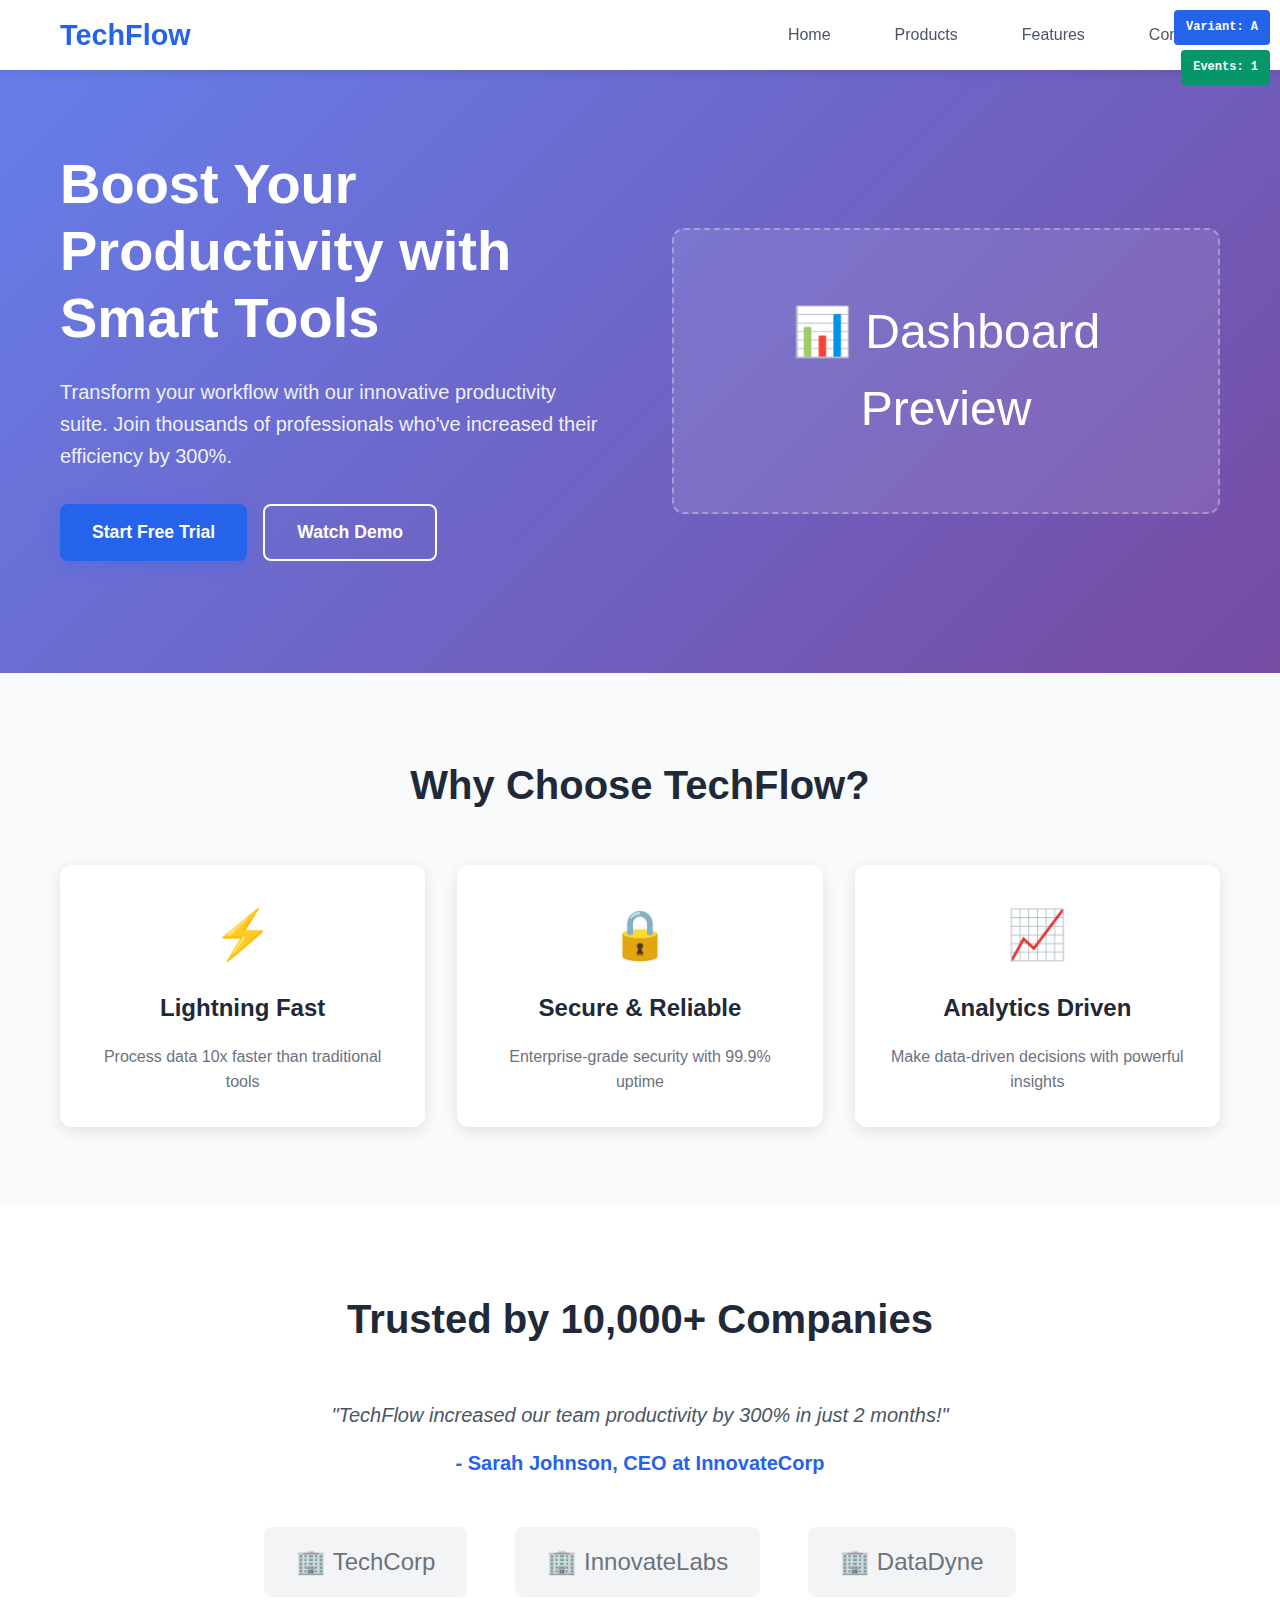
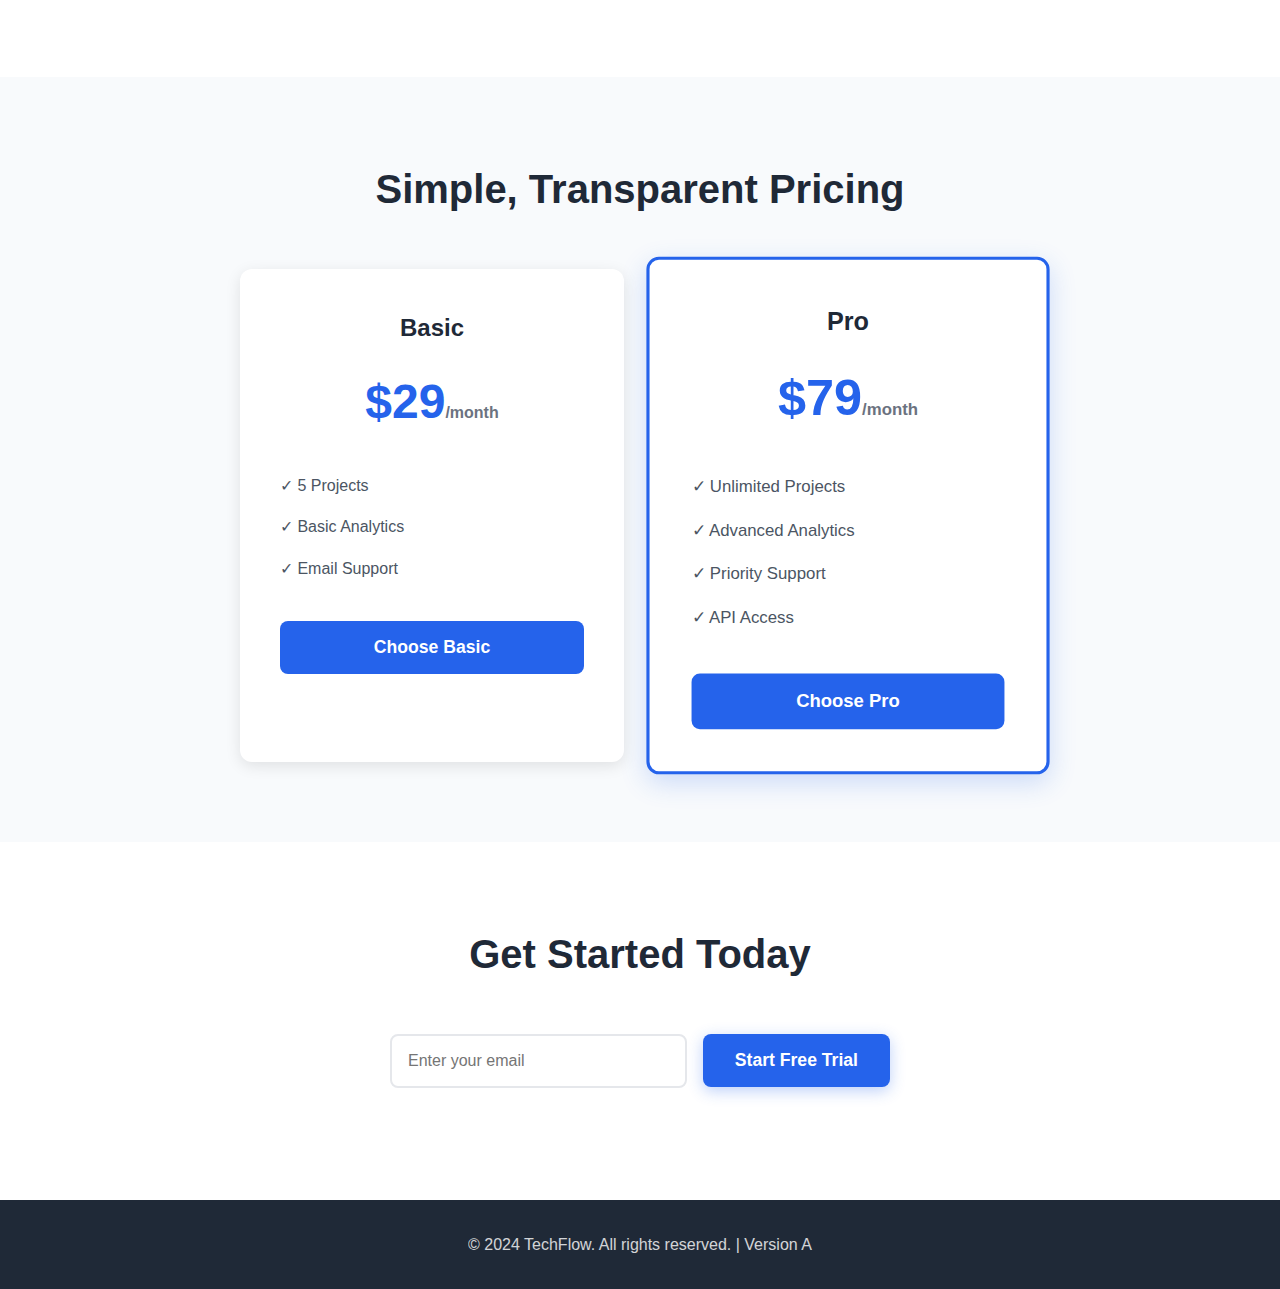
<file: index.html>
<!DOCTYPE html>
<html lang="en">
  <head>
    <!-- Start VWO Async SmartCode -->
    <link rel="preconnect" href="https://dev.visualwebsiteoptimizer.com" />
    <script type="text/javascript" id="vwoCode">
      window._vwo_code ||
        (function () {
          var account_id = 1120758,
            version = 2.1,
            settings_tolerance = 2000,
            hide_element = "body",
            hide_element_style =
              "opacity:0 !important;filter:alpha(opacity=0) !important;background:none !important;transition:none !important;",
            /* DO NOT EDIT BELOW THIS LINE */
            f = false,
            w = window,
            d = document,
            v = d.querySelector("#vwoCode"),
            cK = "_vwo_" + account_id + "_settings",
            cc = {};
          try {
            var c = JSON.parse(
              localStorage.getItem("_vwo_" + account_id + "_config")
            );
            cc = c && typeof c === "object" ? c : {};
          } catch (e) {}
          var stT = cc.stT === "session" ? w.sessionStorage : w.localStorage;
          code = {
            nonce: v && v.nonce,
            library_tolerance: function () {
              return typeof library_tolerance !== "undefined"
                ? library_tolerance
                : undefined;
            },
            settings_tolerance: function () {
              return cc.sT || settings_tolerance;
            },
            hide_element_style: function () {
              return "{" + (cc.hES || hide_element_style) + "}";
            },
            hide_element: function () {
              if (performance.getEntriesByName("first-contentful-paint")[0]) {
                return "";
              }
              return typeof cc.hE === "string" ? cc.hE : hide_element;
            },
            getVersion: function () {
              return version;
            },
            finish: function (e) {
              if (!f) {
                f = true;
                var t = d.getElementById("_vis_opt_path_hides");
                if (t) t.parentNode.removeChild(t);
                if (e)
                  new Image().src =
                    "https://dev.visualwebsiteoptimizer.com/ee.gif?a=" +
                    account_id +
                    e;
              }
            },
            finished: function () {
              return f;
            },
            addScript: function (e) {
              var t = d.createElement("script");
              t.type = "text/javascript";
              if (e.src) {
                t.src = e.src;
              } else {
                t.text = e.text;
              }
              v && t.setAttribute("nonce", v.nonce);
              d.getElementsByTagName("head")[0].appendChild(t);
            },
            load: function (e, t) {
              var n = this.getSettings(),
                i = d.createElement("script"),
                r = this;
              t = t || {};
              if (n) {
                i.textContent = n;
                d.getElementsByTagName("head")[0].appendChild(i);
                if (!w.VWO || VWO.caE) {
                  stT.removeItem(cK);
                  r.load(e);
                }
              } else {
                var o = new XMLHttpRequest();
                o.open("GET", e, true);
                o.withCredentials = !t.dSC;
                o.responseType = t.responseType || "text";
                o.onload = function () {
                  if (t.onloadCb) {
                    return t.onloadCb(o, e);
                  }
                  if (o.status === 200 || o.status === 304) {
                    _vwo_code.addScript({ text: o.responseText });
                  } else {
                    _vwo_code.finish("&e=loading_failure:" + e);
                  }
                };
                o.onerror = function () {
                  if (t.onerrorCb) {
                    return t.onerrorCb(e);
                  }
                  _vwo_code.finish("&e=loading_failure:" + e);
                };
                o.send();
              }
            },
            getSettings: function () {
              try {
                var e = stT.getItem(cK);
                if (!e) {
                  return;
                }
                e = JSON.parse(e);
                if (Date.now() > e.e) {
                  stT.removeItem(cK);
                  return;
                }
                return e.s;
              } catch (e) {
                return;
              }
            },
            init: function () {
              if (d.URL.indexOf("__vwo_disable__") > -1) return;
              var e = this.settings_tolerance();
              w._vwo_settings_timer = setTimeout(function () {
                _vwo_code.finish();
                stT.removeItem(cK);
              }, e);
              var t;
              if (this.hide_element() !== "body") {
                t = d.createElement("style");
                var n = this.hide_element(),
                  i = n ? n + this.hide_element_style() : "",
                  r = d.getElementsByTagName("head")[0];
                t.setAttribute("id", "_vis_opt_path_hides");
                v && t.setAttribute("nonce", v.nonce);
                t.setAttribute("type", "text/css");
                if (t.styleSheet) t.styleSheet.cssText = i;
                else t.appendChild(d.createTextNode(i));
                r.appendChild(t);
              } else {
                t = d.getElementsByTagName("head")[0];
                var i = d.createElement("div");
                i.style.cssText =
                  "z-index: 2147483647 !important;position: fixed !important;left: 0 !important;top: 0 !important;width: 100% !important;height: 100% !important;background: white !important;display: block !important;";
                i.setAttribute("id", "_vis_opt_path_hides");
                i.classList.add("_vis_hide_layer");
                t.parentNode.insertBefore(i, t.nextSibling);
              }
              var o = window._vis_opt_url || d.URL,
                s =
                  "https://dev.visualwebsiteoptimizer.com/j.php?a=" +
                  account_id +
                  "&u=" +
                  encodeURIComponent(o) +
                  "&vn=" +
                  version;
              if (w.location.search.indexOf("_vwo_xhr") !== -1) {
                this.addScript({ src: s });
              } else {
                this.load(s + "&x=true");
              }
            },
          };
          w._vwo_code = code;
          code.init();
        })();
    </script>
    <!-- End VWO Async SmartCode -->

    <meta charset="UTF-8" />
    <meta name="viewport" content="width=device-width, initial-scale=1.0" />
    <title>TechFlow - Version A | Boost Your Productivity</title>
    <link rel="stylesheet" href="styles.css" />

    <!-- VWO Tracking Code Placeholder -->
    <!-- Replace with your actual VWO tracking code -->
    <script type="text/javascript">
      window._vwo_code ||
        (function () {
          var account_id = "YOUR_VWO_ACCOUNT_ID";
          var version = 2.1;
          var settings_tolerance = 2000;
          var hide_element = "body";
          var hide_element_style =
            "opacity:0 !important;filter:alpha(opacity=0) !important;background:none !important";
          var /* settings_timer */ h = settings_tolerance;
          var f = false,
            d = document,
            code = {
              use_existing_jquery: false,
              /* Custom settings */
            };

          console.log("VWO: Ready for integration - Version A");
        })();
    </script>
  </head>
  <body>
    <!-- Navigation -->
    <nav class="navbar">
      <div class="nav-container">
        <div class="nav-logo">
          <h2>TechFlow</h2>
        </div>
        <ul class="nav-menu">
          <li><a href="index.html" class="nav-link">Home</a></li>
          <li><a href="product-a.html" class="nav-link">Products</a></li>
          <li><a href="#features" class="nav-link">Features</a></li>
          <li><a href="#contact" class="nav-link">Contact</a></li>
        </ul>
      </div>
    </nav>

    <!-- Hero Section - Primary testing area -->
    <section class="hero" id="hero-section">
      <div class="hero-container">
        <div class="hero-content">
          <h1 class="hero-title" data-vwo-element="main-headline">
            Boost Your Productivity with Smart Tools
          </h1>
          <p class="hero-description" data-vwo-element="hero-description">
            Transform your workflow with our innovative productivity suite. Join
            thousands of professionals who've increased their efficiency by
            300%.
          </p>
          <div class="hero-buttons">
            <button
              class="cta-primary"
              data-vwo-element="primary-cta"
              onclick="trackConversion('primary_cta_click')"
            >
              Start Free Trial
            </button>
            <button
              class="cta-secondary"
              data-vwo-element="secondary-cta"
              onclick="trackConversion('secondary_cta_click')"
            >
              Watch Demo
            </button>
          </div>
        </div>
        <div class="hero-image">
          <div class="placeholder-image" data-vwo-element="hero-image">
            📊 Dashboard Preview
          </div>
        </div>
      </div>
    </section>

    <!-- Features Section -->
    <section class="features" id="features">
      <div class="container">
        <h2 class="section-title" data-vwo-element="features-title">
          Why Choose TechFlow?
        </h2>
        <div class="features-grid">
          <div class="feature-card" data-vwo-element="feature-1">
            <div class="feature-icon">⚡</div>
            <h3>Lightning Fast</h3>
            <p>Process data 10x faster than traditional tools</p>
          </div>
          <div class="feature-card" data-vwo-element="feature-2">
            <div class="feature-icon">🔒</div>
            <h3>Secure & Reliable</h3>
            <p>Enterprise-grade security with 99.9% uptime</p>
          </div>
          <div class="feature-card" data-vwo-element="feature-3">
            <div class="feature-icon">📈</div>
            <h3>Analytics Driven</h3>
            <p>Make data-driven decisions with powerful insights</p>
          </div>
        </div>
      </div>
    </section>

    <!-- Social Proof Section - Great for testing -->
    <section class="social-proof" data-vwo-element="social-proof">
      <div class="container">
        <h2 class="section-title">Trusted by 10,000+ Companies</h2>
        <div class="testimonial" data-vwo-element="testimonial">
          <p>
            "TechFlow increased our team productivity by 300% in just 2 months!"
          </p>
          <cite>- Sarah Johnson, CEO at InnovateCorp</cite>
        </div>
        <div class="company-logos">
          <span class="logo-placeholder">🏢 TechCorp</span>
          <span class="logo-placeholder">🏢 InnovateLabs</span>
          <span class="logo-placeholder">🏢 DataDyne</span>
        </div>
      </div>
    </section>

    <!-- Pricing Section - Another key testing area -->
    <section class="pricing" id="pricing">
      <div class="container">
        <h2 class="section-title" data-vwo-element="pricing-title">
          Simple, Transparent Pricing
        </h2>
        <div class="pricing-cards">
          <div class="pricing-card" data-vwo-element="pricing-basic">
            <h3>Basic</h3>
            <div class="price">$29<span>/month</span></div>
            <ul>
              <li>✓ 5 Projects</li>
              <li>✓ Basic Analytics</li>
              <li>✓ Email Support</li>
            </ul>
            <button
              class="pricing-btn"
              onclick="trackConversion('basic_plan_click')"
            >
              Choose Basic
            </button>
          </div>
          <div class="pricing-card featured" data-vwo-element="pricing-pro">
            <h3>Pro</h3>
            <div class="price">$79<span>/month</span></div>
            <ul>
              <li>✓ Unlimited Projects</li>
              <li>✓ Advanced Analytics</li>
              <li>✓ Priority Support</li>
              <li>✓ API Access</li>
            </ul>
            <button
              class="pricing-btn"
              onclick="trackConversion('pro_plan_click')"
            >
              Choose Pro
            </button>
          </div>
        </div>
      </div>
    </section>

    <!-- Contact Section -->
    <section class="contact" id="contact">
      <div class="container">
        <h2 class="section-title">Get Started Today</h2>
        <div class="contact-form" data-vwo-element="contact-form">
          <form id="contact-form" onsubmit="handleFormSubmit(event)">
            <input type="email" placeholder="Enter your email" required />
            <button type="submit" class="cta-primary">Start Free Trial</button>
          </form>
        </div>
      </div>
    </section>

    <!-- Footer -->
    <footer class="footer">
      <div class="container">
        <p>&copy; 2024 TechFlow. All rights reserved. | Version A</p>
      </div>
    </footer>

    <script src="script.js"></script>
  </body>
</html>
</file>
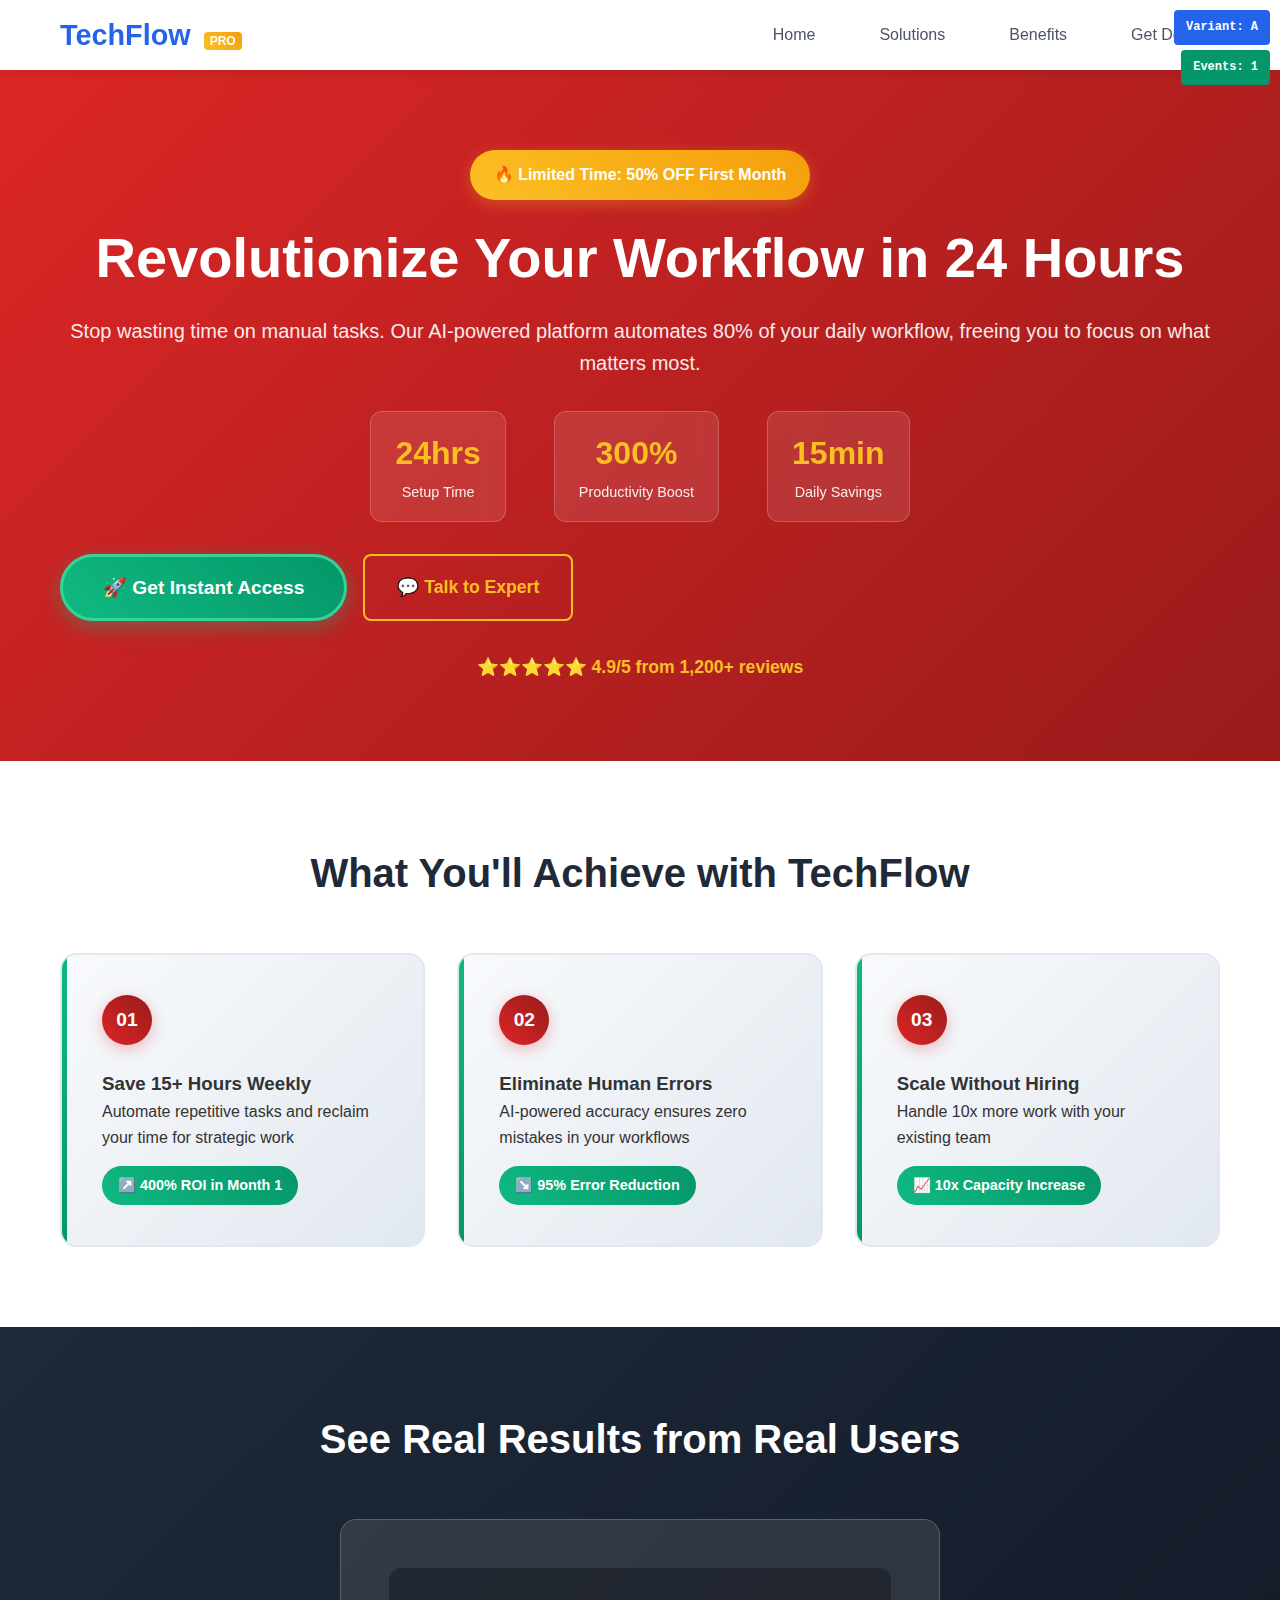
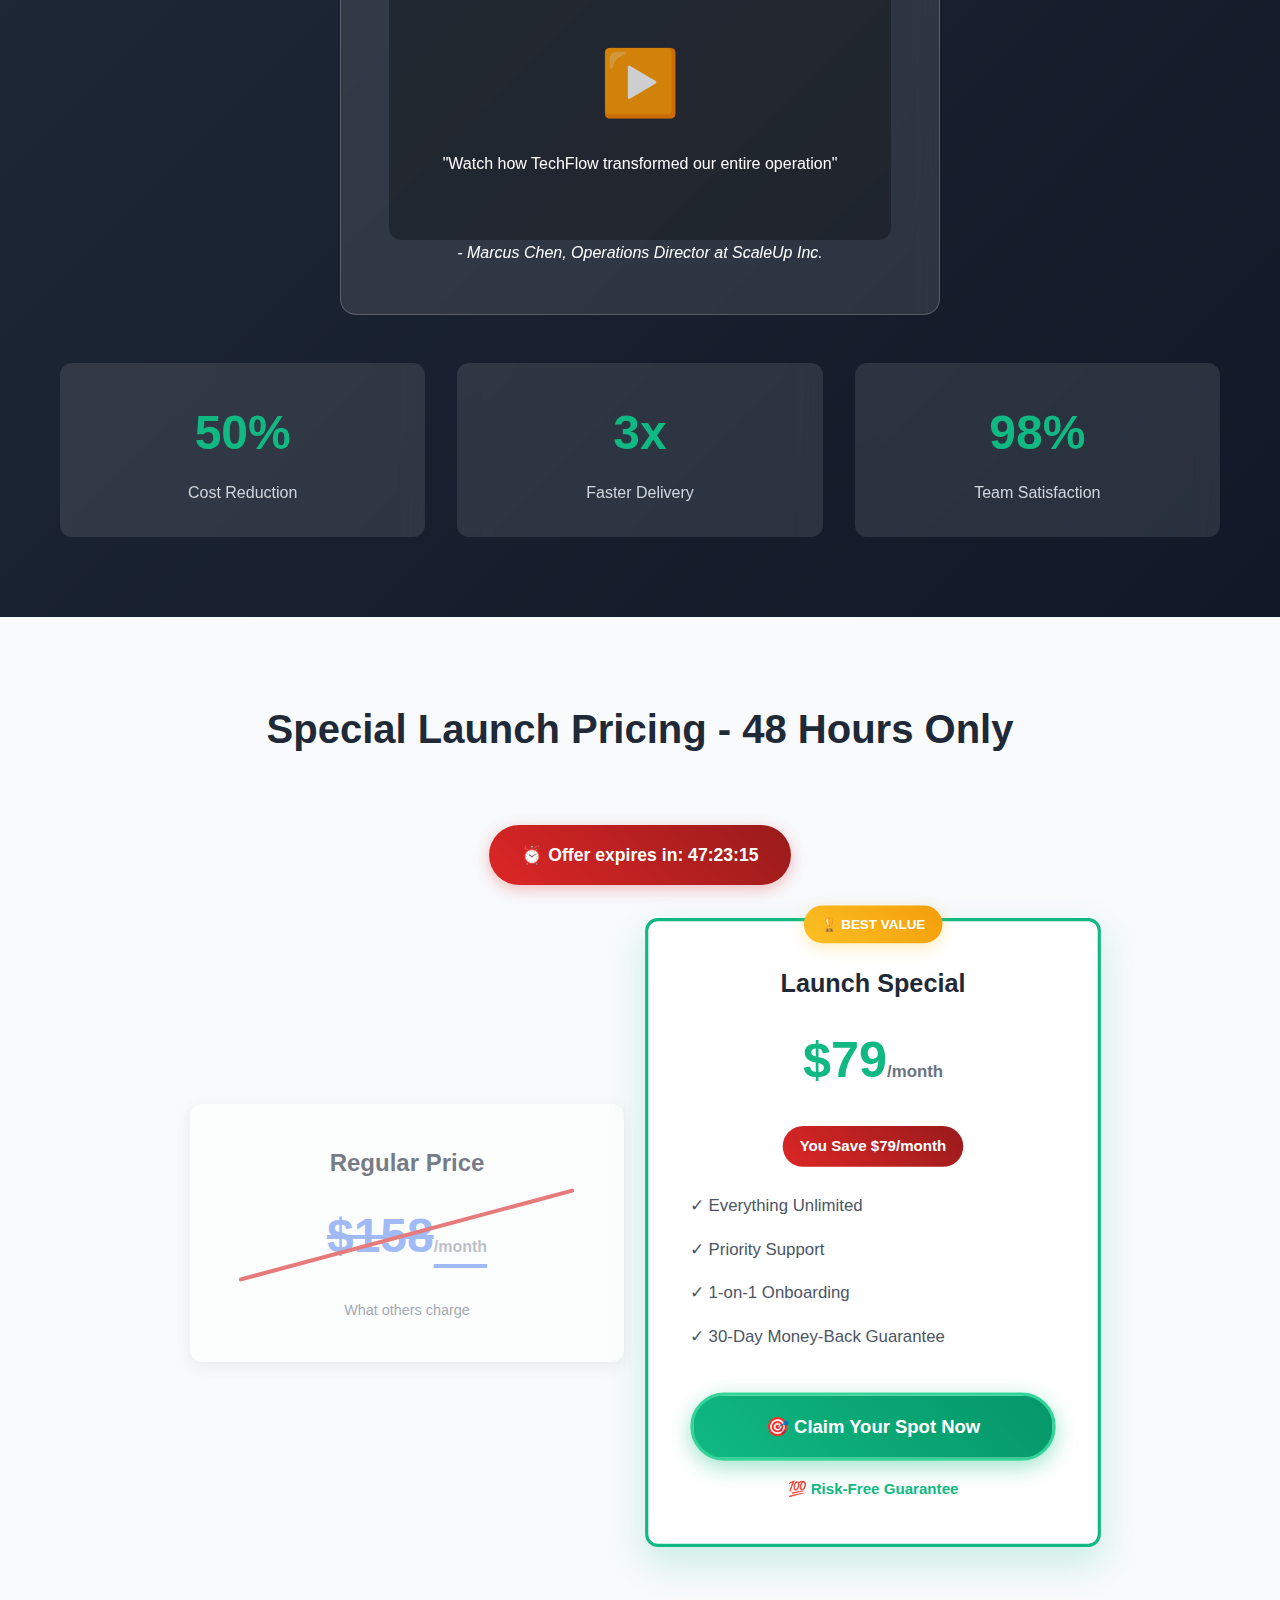
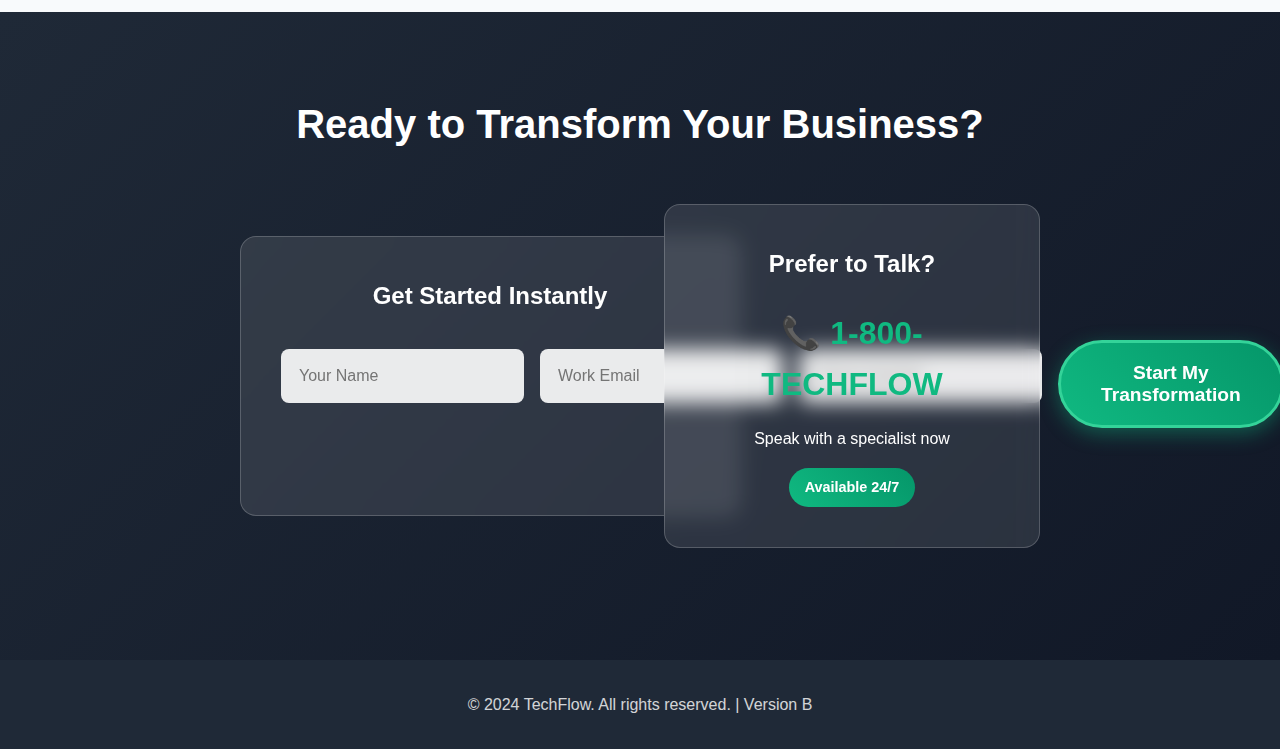
<file: index-variant-b.html>
<!DOCTYPE html>
<html lang="en">
<head>
    <meta charset="UTF-8">
    <meta name="viewport" content="width=device-width, initial-scale=1.0">
    <title>TechFlow - Version B | Revolutionize Your Workflow</title>
    <link rel="stylesheet" href="styles.css">
    <link rel="stylesheet" href="variant-b-styles.css">
    
    <!-- VWO Tracking Code Placeholder -->
    <!-- Replace with your actual VWO tracking code -->
    <script type='text/javascript'>
    window._vwo_code || (function() {
        var account_id = 'YOUR_VWO_ACCOUNT_ID';
        var version = 2.1;
        var settings_tolerance = 2000;
        var hide_element = 'body';
        var hide_element_style = 'opacity:0 !important;filter:alpha(opacity=0) !important;background:none !important';
        var /* settings_timer */ h = settings_tolerance;
        var f = false, d = document, code = {
            use_existing_jquery: false,
            /* Custom settings */
        };
        
        console.log('VWO: Ready for integration - Version B');
    })();
    </script>
</head>
<body class="variant-b">
    <!-- Navigation -->
    <nav class="navbar">
        <div class="nav-container">
            <div class="nav-logo">
                <h2>TechFlow <span class="pro-badge">PRO</span></h2>
            </div>
            <ul class="nav-menu">
                <li><a href="index-variant-b.html" class="nav-link">Home</a></li>
                <li><a href="product-b.html" class="nav-link">Solutions</a></li>
                <li><a href="#features" class="nav-link">Benefits</a></li>
                <li><a href="#contact" class="nav-link">Get Demo</a></li>
            </ul>
        </div>
    </nav>

    <!-- Hero Section - Different approach -->
    <section class="hero variant-b-hero" id="hero-section">
        <div class="hero-container">
            <div class="hero-content">
                <div class="urgency-badge" data-vwo-element="urgency-badge">
                    🔥 Limited Time: 50% OFF First Month
                </div>
                <h1 class="hero-title" data-vwo-element="main-headline">
                    Revolutionize Your Workflow in 24 Hours
                </h1>
                <p class="hero-description" data-vwo-element="hero-description">
                    Stop wasting time on manual tasks. Our AI-powered platform automates 
                    80% of your daily workflow, freeing you to focus on what matters most.
                </p>
                <div class="hero-stats">
                    <div class="stat">
                        <strong>24hrs</strong>
                        <span>Setup Time</span>
                    </div>
                    <div class="stat">
                        <strong>300%</strong>
                        <span>Productivity Boost</span>
                    </div>
                    <div class="stat">
                        <strong>15min</strong>
                        <span>Daily Savings</span>
                    </div>
                </div>
                <div class="hero-buttons">
                    <button class="cta-primary variant-b-cta" data-vwo-element="primary-cta" onclick="trackConversion('primary_cta_click_b')">
                        🚀 Get Instant Access
                    </button>
                    <button class="cta-secondary variant-b-secondary" data-vwo-element="secondary-cta" onclick="trackConversion('secondary_cta_click_b')">
                        💬 Talk to Expert
                    </button>
                </div>
                <div class="trust-indicators">
                    <span>⭐⭐⭐⭐⭐ 4.9/5 from 1,200+ reviews</span>
                </div>
            </div>
        </div>
    </section>

    <!-- Benefits Section (different from features) -->
    <section class="features variant-b-benefits" id="features">
        <div class="container">
            <h2 class="section-title" data-vwo-element="features-title">
                What You'll Achieve with TechFlow
            </h2>
            <div class="benefits-grid">
                <div class="benefit-card" data-vwo-element="feature-1">
                    <div class="benefit-number">01</div>
                    <h3>Save 15+ Hours Weekly</h3>
                    <p>Automate repetitive tasks and reclaim your time for strategic work</p>
                    <div class="benefit-metric">↗️ 400% ROI in Month 1</div>
                </div>
                <div class="benefit-card" data-vwo-element="feature-2">
                    <div class="benefit-number">02</div>
                    <h3>Eliminate Human Errors</h3>
                    <p>AI-powered accuracy ensures zero mistakes in your workflows</p>
                    <div class="benefit-metric">↘️ 95% Error Reduction</div>
                </div>
                <div class="benefit-card" data-vwo-element="feature-3">
                    <div class="benefit-number">03</div>
                    <h3>Scale Without Hiring</h3>
                    <p>Handle 10x more work with your existing team</p>
                    <div class="benefit-metric">📈 10x Capacity Increase</div>
                </div>
            </div>
        </div>
    </section>

    <!-- Social Proof with Video Testimonial -->
    <section class="social-proof variant-b-social" data-vwo-element="social-proof">
        <div class="container">
            <h2 class="section-title">See Real Results from Real Users</h2>
            <div class="testimonial-video" data-vwo-element="testimonial">
                <div class="video-placeholder">
                    <div class="play-button">▶️</div>
                    <p>"Watch how TechFlow transformed our entire operation"</p>
                </div>
                <cite>- Marcus Chen, Operations Director at ScaleUp Inc.</cite>
            </div>
            <div class="results-grid">
                <div class="result-item">
                    <strong>50%</strong>
                    <span>Cost Reduction</span>
                </div>
                <div class="result-item">
                    <strong>3x</strong>
                    <span>Faster Delivery</span>
                </div>
                <div class="result-item">
                    <strong>98%</strong>
                    <span>Team Satisfaction</span>
                </div>
            </div>
        </div>
    </section>

    <!-- Pricing with Urgency -->
    <section class="pricing variant-b-pricing" id="pricing">
        <div class="container">
            <div class="pricing-header">
                <h2 class="section-title" data-vwo-element="pricing-title">
                    Special Launch Pricing - 48 Hours Only
                </h2>
                <div class="countdown-timer">⏰ Offer expires in: 47:23:15</div>
            </div>
            <div class="pricing-comparison">
                <div class="pricing-card crossed-out" data-vwo-element="pricing-regular">
                    <h3>Regular Price</h3>
                    <div class="price crossed">$158<span>/month</span></div>
                    <div class="price-note">What others charge</div>
                </div>
                <div class="pricing-card featured variant-b-featured" data-vwo-element="pricing-special">
                    <div class="popular-badge">🏆 BEST VALUE</div>
                    <h3>Launch Special</h3>
                    <div class="price variant-b-price">$79<span>/month</span></div>
                    <div class="savings">You Save $79/month</div>
                    <ul>
                        <li>✓ Everything Unlimited</li>
                        <li>✓ Priority Support</li>
                        <li>✓ 1-on-1 Onboarding</li>
                        <li>✓ 30-Day Money-Back Guarantee</li>
                    </ul>
                    <button class="pricing-btn variant-b-btn" onclick="trackConversion('special_plan_click')">
                        🎯 Claim Your Spot Now
                    </button>
                    <div class="guarantee">💯 Risk-Free Guarantee</div>
                </div>
            </div>
        </div>
    </section>

    <!-- Contact Section with Phone -->
    <section class="contact variant-b-contact" id="contact">
        <div class="container">
            <h2 class="section-title">Ready to Transform Your Business?</h2>
            <div class="contact-options" data-vwo-element="contact-form">
                <div class="contact-form">
                    <h3>Get Started Instantly</h3>
                    <form id="contact-form" onsubmit="handleFormSubmit(event)">
                        <input type="text" placeholder="Your Name" required>
                        <input type="email" placeholder="Work Email" required>
                        <input type="tel" placeholder="Phone Number" required>
                        <button type="submit" class="cta-primary variant-b-cta">Start My Transformation</button>
                    </form>
                </div>
                <div class="contact-phone">
                    <h3>Prefer to Talk?</h3>
                    <div class="phone-number">📞 1-800-TECHFLOW</div>
                    <p>Speak with a specialist now</p>
                    <div class="availability">Available 24/7</div>
                </div>
            </div>
        </div>
    </section>

    <!-- Footer -->
    <footer class="footer">
        <div class="container">
            <p>&copy; 2024 TechFlow. All rights reserved. | Version B</p>
        </div>
    </footer>

    <script src="script.js"></script>
</body>
</html>
</file>
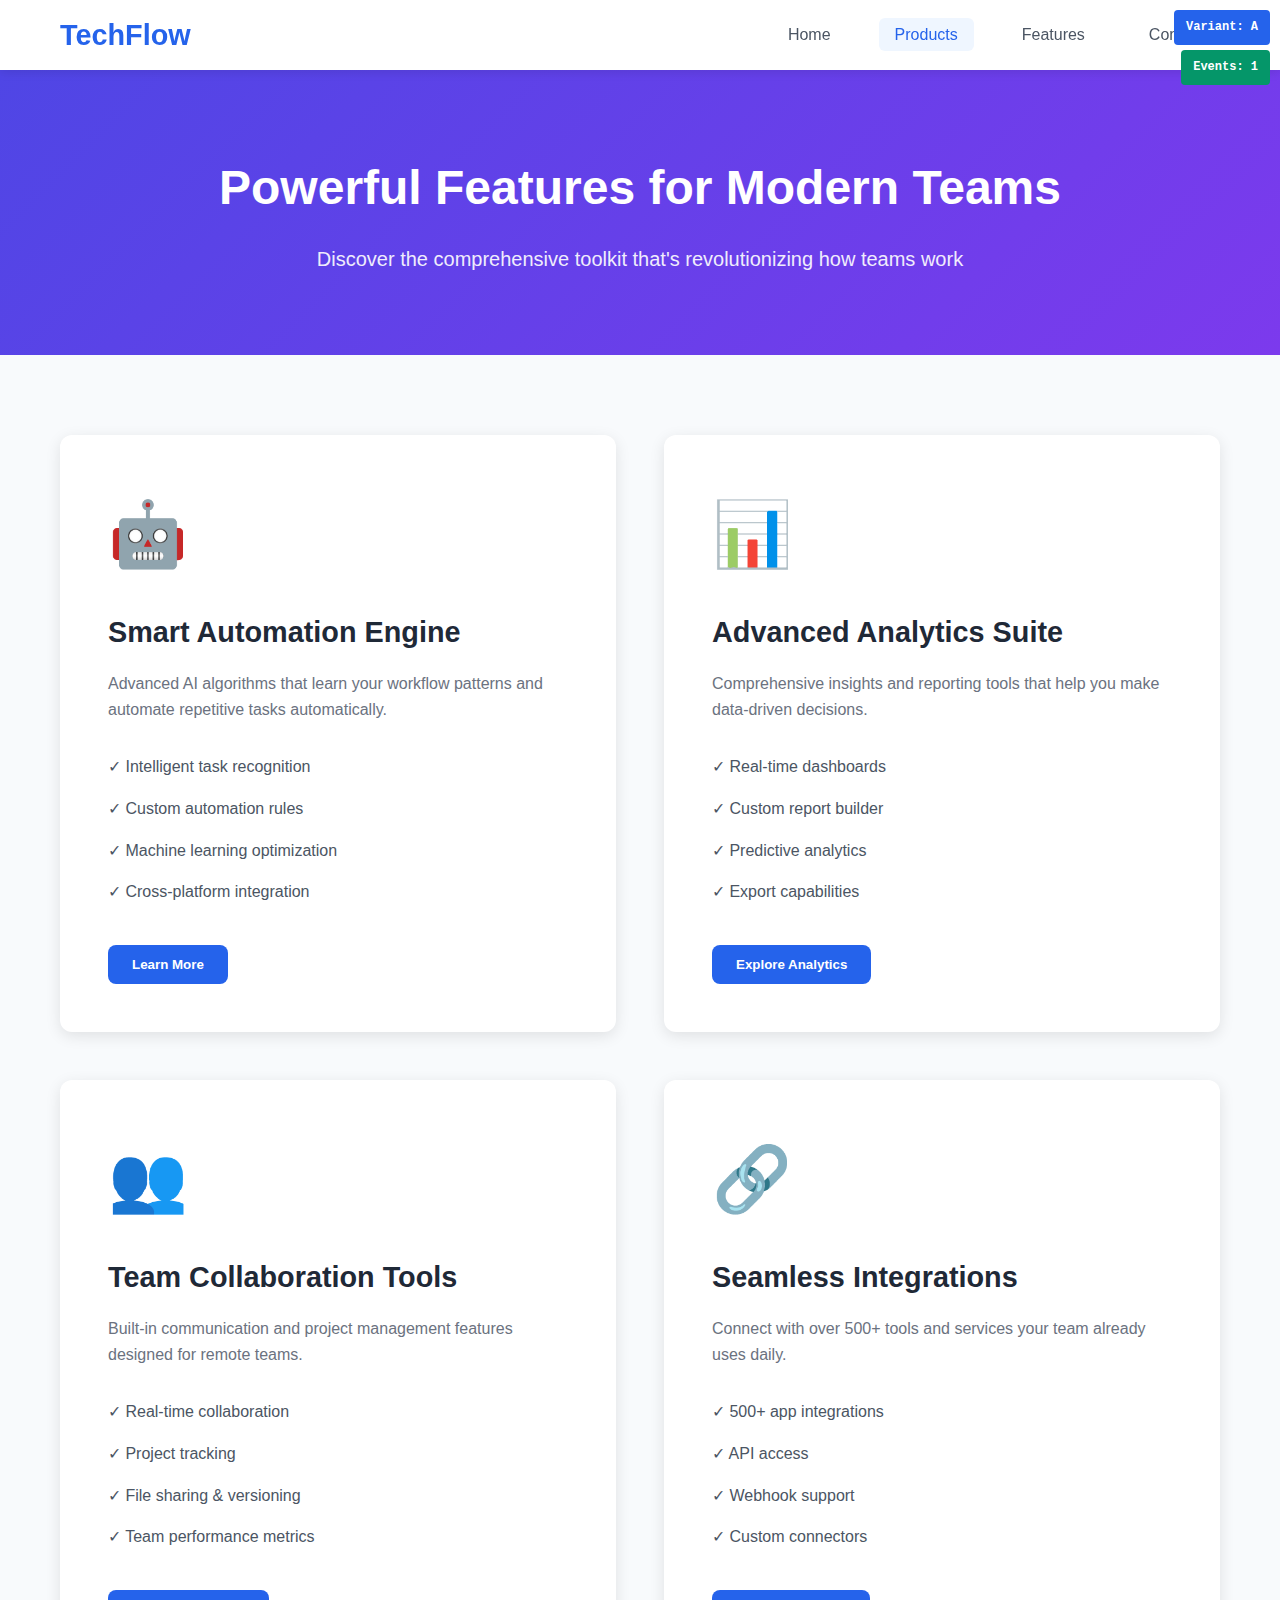
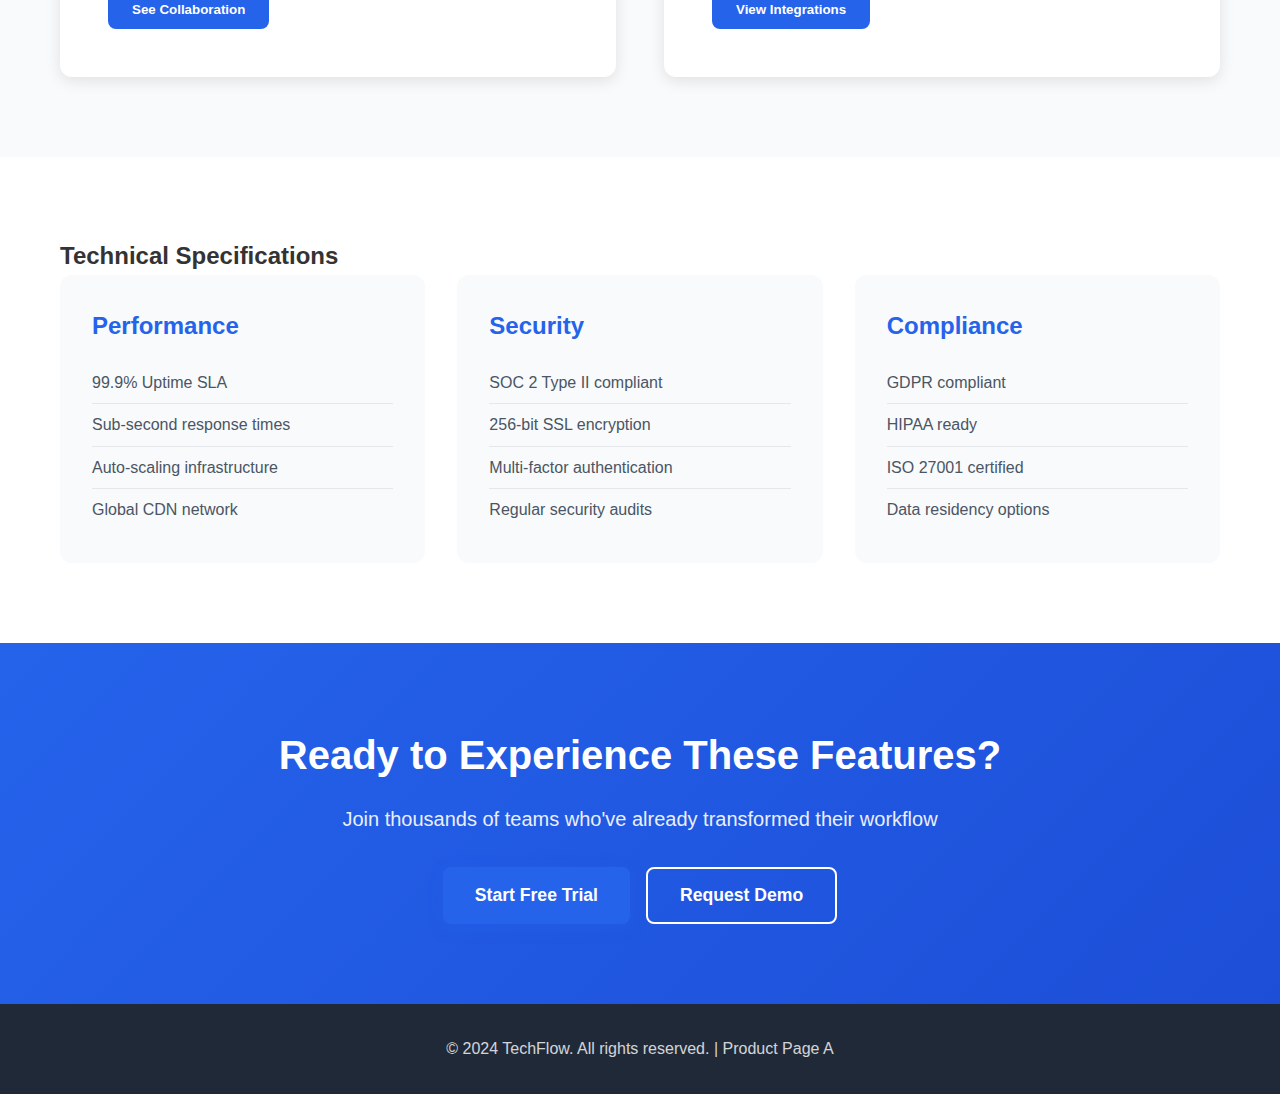
<file: product-a.html>
<!DOCTYPE html>
<html lang="en">
<head>
    <meta charset="UTF-8">
    <meta name="viewport" content="width=device-width, initial-scale=1.0">
    <title>TechFlow Products - Advanced Features</title>
    <link rel="stylesheet" href="styles.css">
    
    <!-- VWO Tracking Code -->
    <script type='text/javascript'>
    window._vwo_code || (function() {
        console.log('VWO: Product Page A - Feature-focused');
    })();
    </script>
</head>
<body>
    <!-- Navigation -->
    <nav class="navbar">
        <div class="nav-container">
            <div class="nav-logo">
                <h2>TechFlow</h2>
            </div>
            <ul class="nav-menu">
                <li><a href="index.html" class="nav-link">Home</a></li>
                <li><a href="product-a.html" class="nav-link active">Products</a></li>
                <li><a href="index.html#features" class="nav-link">Features</a></li>
                <li><a href="index.html#contact" class="nav-link">Contact</a></li>
            </ul>
        </div>
    </nav>

    <!-- Product Hero -->
    <section class="product-hero">
        <div class="container">
            <div class="product-header">
                <h1 data-vwo-element="product-title">Powerful Features for Modern Teams</h1>
                <p>Discover the comprehensive toolkit that's revolutionizing how teams work</p>
            </div>
        </div>
    </section>

    <!-- Product Features Grid -->
    <section class="product-features">
        <div class="container">
            <div class="features-grid-large">
                <div class="feature-detailed" data-vwo-element="feature-automation">
                    <div class="feature-icon-large">🤖</div>
                    <h3>Smart Automation Engine</h3>
                    <p>Advanced AI algorithms that learn your workflow patterns and automate repetitive tasks automatically.</p>
                    <ul class="feature-list">
                        <li>✓ Intelligent task recognition</li>
                        <li>✓ Custom automation rules</li>
                        <li>✓ Machine learning optimization</li>
                        <li>✓ Cross-platform integration</li>
                    </ul>
                    <button class="feature-cta" onclick="trackConversion('automation_interest')">Learn More</button>
                </div>

                <div class="feature-detailed" data-vwo-element="feature-analytics">
                    <div class="feature-icon-large">📊</div>
                    <h3>Advanced Analytics Suite</h3>
                    <p>Comprehensive insights and reporting tools that help you make data-driven decisions.</p>
                    <ul class="feature-list">
                        <li>✓ Real-time dashboards</li>
                        <li>✓ Custom report builder</li>
                        <li>✓ Predictive analytics</li>
                        <li>✓ Export capabilities</li>
                    </ul>
                    <button class="feature-cta" onclick="trackConversion('analytics_interest')">Explore Analytics</button>
                </div>

                <div class="feature-detailed" data-vwo-element="feature-collaboration">
                    <div class="feature-icon-large">👥</div>
                    <h3>Team Collaboration Tools</h3>
                    <p>Built-in communication and project management features designed for remote teams.</p>
                    <ul class="feature-list">
                        <li>✓ Real-time collaboration</li>
                        <li>✓ Project tracking</li>
                        <li>✓ File sharing & versioning</li>
                        <li>✓ Team performance metrics</li>
                    </ul>
                    <button class="feature-cta" onclick="trackConversion('collaboration_interest')">See Collaboration</button>
                </div>

                <div class="feature-detailed" data-vwo-element="feature-integrations">
                    <div class="feature-icon-large">🔗</div>
                    <h3>Seamless Integrations</h3>
                    <p>Connect with over 500+ tools and services your team already uses daily.</p>
                    <ul class="feature-list">
                        <li>✓ 500+ app integrations</li>
                        <li>✓ API access</li>
                        <li>✓ Webhook support</li>
                        <li>✓ Custom connectors</li>
                    </ul>
                    <button class="feature-cta" onclick="trackConversion('integrations_interest')">View Integrations</button>
                </div>
            </div>
        </div>
    </section>

    <!-- Technical Specifications -->
    <section class="tech-specs">
        <div class="container">
            <h2>Technical Specifications</h2>
            <div class="specs-grid">
                <div class="spec-category">
                    <h3>Performance</h3>
                    <ul>
                        <li>99.9% Uptime SLA</li>
                        <li>Sub-second response times</li>
                        <li>Auto-scaling infrastructure</li>
                        <li>Global CDN network</li>
                    </ul>
                </div>
                <div class="spec-category">
                    <h3>Security</h3>
                    <ul>
                        <li>SOC 2 Type II compliant</li>
                        <li>256-bit SSL encryption</li>
                        <li>Multi-factor authentication</li>
                        <li>Regular security audits</li>
                    </ul>
                </div>
                <div class="spec-category">
                    <h3>Compliance</h3>
                    <ul>
                        <li>GDPR compliant</li>
                        <li>HIPAA ready</li>
                        <li>ISO 27001 certified</li>
                        <li>Data residency options</li>
                    </ul>
                </div>
            </div>
        </div>
    </section>

    <!-- CTA Section -->
    <section class="product-cta">
        <div class="container">
            <div class="cta-content">
                <h2>Ready to Experience These Features?</h2>
                <p>Join thousands of teams who've already transformed their workflow</p>
                <div class="cta-buttons">
                    <button class="cta-primary" onclick="trackConversion('product_a_signup')">Start Free Trial</button>
                    <button class="cta-secondary" onclick="trackConversion('product_a_demo')">Request Demo</button>
                </div>
            </div>
        </div>
    </section>

    <!-- Footer -->
    <footer class="footer">
        <div class="container">
            <p>&copy; 2024 TechFlow. All rights reserved. | Product Page A</p>
        </div>
    </footer>

    <script src="script.js"></script>
</body>
</html>
</file>
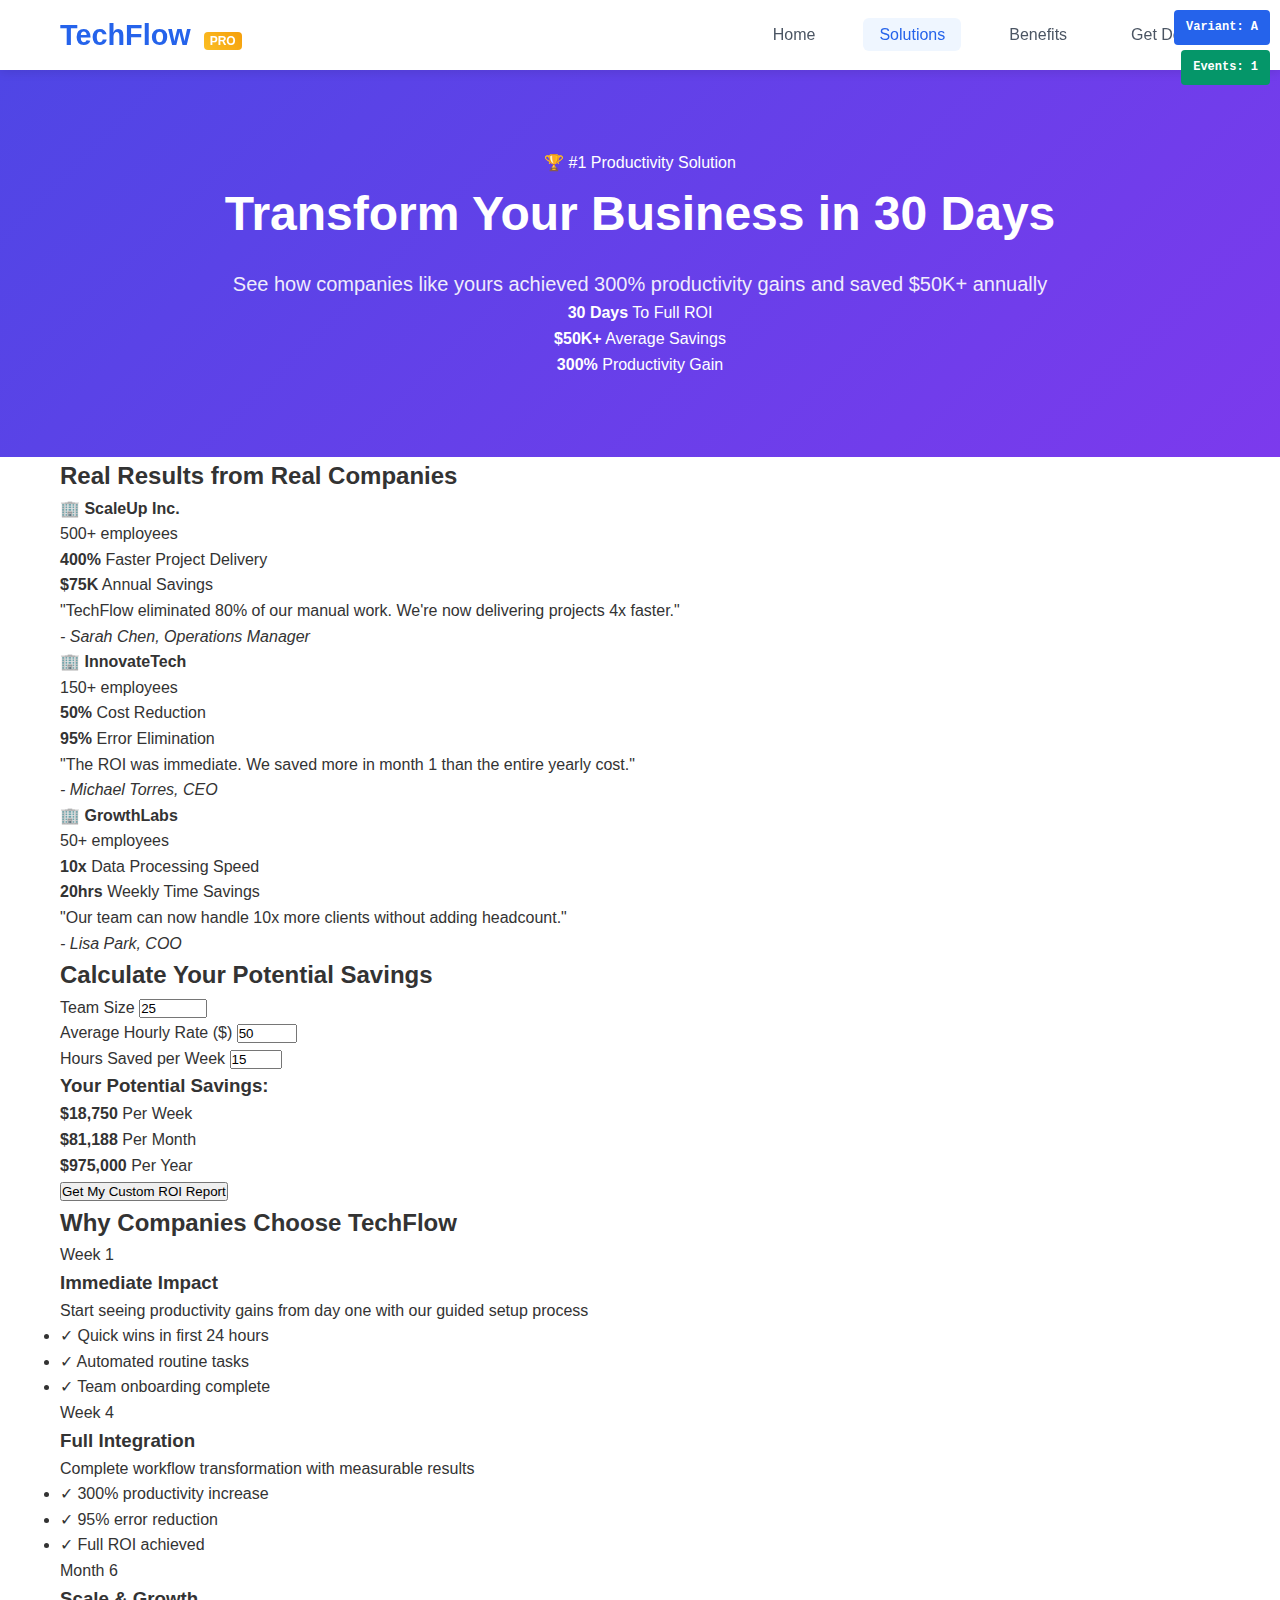
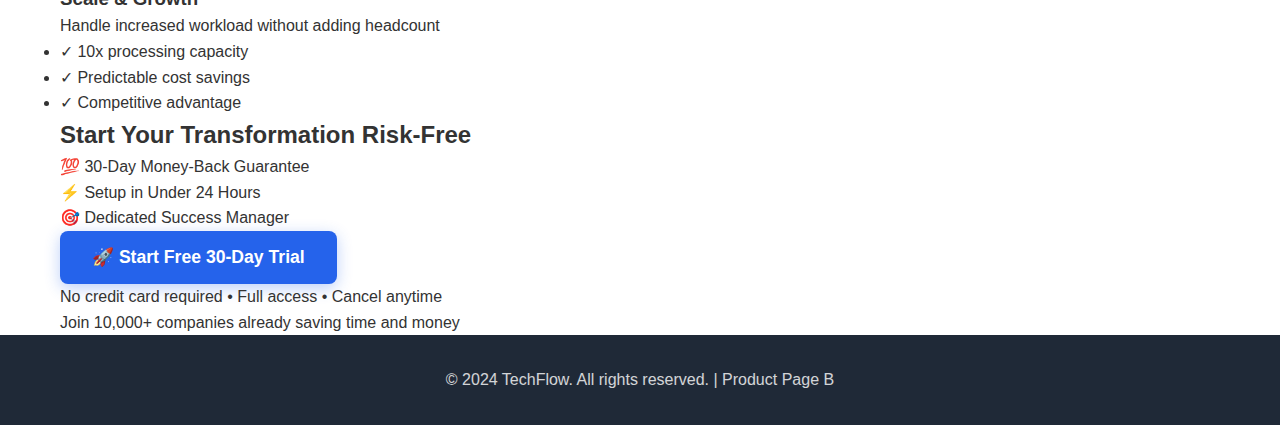
<file: product-b.html>
<!DOCTYPE html>
<html lang="en">
<head>
    <meta charset="UTF-8">
    <meta name="viewport" content="width=device-width, initial-scale=1.0">
    <title>TechFlow Solutions - Transform Your Business</title>
    <link rel="stylesheet" href="styles.css">
    
    <!-- VWO Tracking Code -->
    <script type='text/javascript'>
    window._vwo_code || (function() {
        console.log('VWO: Product Page B - Benefits-focused');
    })();
    </script>
</head>
<body>
    <!-- Navigation -->
    <nav class="navbar">
        <div class="nav-container">
            <div class="nav-logo">
                <h2>TechFlow <span class="pro-badge">PRO</span></h2>
            </div>
            <ul class="nav-menu">
                <li><a href="index-variant-b.html" class="nav-link">Home</a></li>
                <li><a href="product-b.html" class="nav-link active">Solutions</a></li>
                <li><a href="index-variant-b.html#features" class="nav-link">Benefits</a></li>
                <li><a href="index-variant-b.html#contact" class="nav-link">Get Demo</a></li>
            </ul>
        </div>
    </nav>

    <!-- Product Hero -->
    <section class="product-hero benefits-focused">
        <div class="container">
            <div class="product-header">
                <div class="success-badge">🏆 #1 Productivity Solution</div>
                <h1 data-vwo-element="product-title">Transform Your Business in 30 Days</h1>
                <p>See how companies like yours achieved 300% productivity gains and saved $50K+ annually</p>
                <div class="quick-stats">
                    <div class="stat">
                        <strong>30 Days</strong>
                        <span>To Full ROI</span>
                    </div>
                    <div class="stat">
                        <strong>$50K+</strong>
                        <span>Average Savings</span>
                    </div>
                    <div class="stat">
                        <strong>300%</strong>
                        <span>Productivity Gain</span>
                    </div>
                </div>
            </div>
        </div>
    </section>

    <!-- Success Stories -->
    <section class="success-stories">
        <div class="container">
            <h2>Real Results from Real Companies</h2>
            <div class="stories-grid">
                <div class="story-card" data-vwo-element="success-story-1">
                    <div class="company-info">
                        <h4>🏢 ScaleUp Inc.</h4>
                        <span>500+ employees</span>
                    </div>
                    <div class="results">
                        <div class="result-metric">
                            <strong>400%</strong>
                            <span>Faster Project Delivery</span>
                        </div>
                        <div class="result-metric">
                            <strong>$75K</strong>
                            <span>Annual Savings</span>
                        </div>
                    </div>
                    <blockquote>"TechFlow eliminated 80% of our manual work. We're now delivering projects 4x faster."</blockquote>
                    <cite>- Sarah Chen, Operations Manager</cite>
                </div>

                <div class="story-card" data-vwo-element="success-story-2">
                    <div class="company-info">
                        <h4>🏢 InnovateTech</h4>
                        <span>150+ employees</span>
                    </div>
                    <div class="results">
                        <div class="result-metric">
                            <strong>50%</strong>
                            <span>Cost Reduction</span>
                        </div>
                        <div class="result-metric">
                            <strong>95%</strong>
                            <span>Error Elimination</span>
                        </div>
                    </div>
                    <blockquote>"The ROI was immediate. We saved more in month 1 than the entire yearly cost."</blockquote>
                    <cite>- Michael Torres, CEO</cite>
                </div>

                <div class="story-card" data-vwo-element="success-story-3">
                    <div class="company-info">
                        <h4>🏢 GrowthLabs</h4>
                        <span>50+ employees</span>
                    </div>
                    <div class="results">
                        <div class="result-metric">
                            <strong>10x</strong>
                            <span>Data Processing Speed</span>
                        </div>
                        <div class="result-metric">
                            <strong>20hrs</strong>
                            <span>Weekly Time Savings</span>
                        </div>
                    </div>
                    <blockquote>"Our team can now handle 10x more clients without adding headcount."</blockquote>
                    <cite>- Lisa Park, COO</cite>
                </div>
            </div>
        </div>
    </section>

    <!-- Business Impact Calculator -->
    <section class="impact-calculator">
        <div class="container">
            <h2>Calculate Your Potential Savings</h2>
            <div class="calculator-card">
                <div class="calculator-inputs">
                    <div class="input-group">
                        <label>Team Size</label>
                        <input type="number" id="team-size" value="25" min="1" max="1000">
                    </div>
                    <div class="input-group">
                        <label>Average Hourly Rate ($)</label>
                        <input type="number" id="hourly-rate" value="50" min="20" max="200">
                    </div>
                    <div class="input-group">
                        <label>Hours Saved per Week</label>
                        <input type="number" id="hours-saved" value="15" min="5" max="40">
                    </div>
                </div>
                <div class="calculator-results">
                    <h3>Your Potential Savings:</h3>
                    <div class="savings-breakdown">
                        <div class="savings-item">
                            <strong id="weekly-savings">$18,750</strong>
                            <span>Per Week</span>
                        </div>
                        <div class="savings-item">
                            <strong id="monthly-savings">$81,250</strong>
                            <span>Per Month</span>
                        </div>
                        <div class="savings-item">
                            <strong id="yearly-savings">$975,000</strong>
                            <span>Per Year</span>
                        </div>
                    </div>
                    <button class="calculator-cta" onclick="trackConversion('calculator_interest')">Get My Custom ROI Report</button>
                </div>
            </div>
        </div>
    </section>

    <!-- Solutions Benefits -->
    <section class="solutions-benefits">
        <div class="container">
            <h2>Why Companies Choose TechFlow</h2>
            <div class="benefits-timeline">
                <div class="timeline-item" data-vwo-element="benefit-week1">
                    <div class="timeline-marker">Week 1</div>
                    <div class="timeline-content">
                        <h3>Immediate Impact</h3>
                        <p>Start seeing productivity gains from day one with our guided setup process</p>
                        <ul>
                            <li>✓ Quick wins in first 24 hours</li>
                            <li>✓ Automated routine tasks</li>
                            <li>✓ Team onboarding complete</li>
                        </ul>
                    </div>
                </div>

                <div class="timeline-item" data-vwo-element="benefit-week4">
                    <div class="timeline-marker">Week 4</div>
                    <div class="timeline-content">
                        <h3>Full Integration</h3>
                        <p>Complete workflow transformation with measurable results</p>
                        <ul>
                            <li>✓ 300% productivity increase</li>
                            <li>✓ 95% error reduction</li>
                            <li>✓ Full ROI achieved</li>
                        </ul>
                    </div>
                </div>

                <div class="timeline-item" data-vwo-element="benefit-month6">
                    <div class="timeline-marker">Month 6</div>
                    <div class="timeline-content">
                        <h3>Scale & Growth</h3>
                        <p>Handle increased workload without adding headcount</p>
                        <ul>
                            <li>✓ 10x processing capacity</li>
                            <li>✓ Predictable cost savings</li>
                            <li>✓ Competitive advantage</li>
                        </ul>
                    </div>
                </div>
            </div>
        </div>
    </section>

    <!-- Risk-Free Trial -->
    <section class="risk-free-trial">
        <div class="container">
            <div class="trial-content">
                <h2>Start Your Transformation Risk-Free</h2>
                <div class="guarantee-badges">
                    <div class="badge">💯 30-Day Money-Back Guarantee</div>
                    <div class="badge">⚡ Setup in Under 24 Hours</div>
                    <div class="badge">🎯 Dedicated Success Manager</div>
                </div>
                <div class="trial-cta">
                    <button class="cta-primary large" onclick="trackConversion('product_b_trial')">
                        🚀 Start Free 30-Day Trial
                    </button>
                    <p>No credit card required • Full access • Cancel anytime</p>
                </div>
                <div class="social-proof-mini">
                    <span>Join 10,000+ companies already saving time and money</span>
                </div>
            </div>
        </div>
    </section>

    <!-- Footer -->
    <footer class="footer">
        <div class="container">
            <p>&copy; 2024 TechFlow. All rights reserved. | Product Page B</p>
        </div>
    </footer>

    <script src="script.js"></script>
    <script>
        // Simple calculator functionality
        function updateCalculator() {
            const teamSize = document.getElementById('team-size').value;
            const hourlyRate = document.getElementById('hourly-rate').value;
            const hoursSaved = document.getElementById('hours-saved').value;
            
            const weeklySavings = teamSize * hourlyRate * hoursSaved;
            const monthlySavings = weeklySavings * 4.33;
            const yearlySavings = weeklySavings * 52;
            
            document.getElementById('weekly-savings').textContent = '$' + weeklySavings.toLocaleString();
            document.getElementById('monthly-savings').textContent = '$' + Math.round(monthlySavings).toLocaleString();
            document.getElementById('yearly-savings').textContent = '$' + Math.round(yearlySavings).toLocaleString();
        }
        
        document.getElementById('team-size').addEventListener('input', updateCalculator);
        document.getElementById('hourly-rate').addEventListener('input', updateCalculator);
        document.getElementById('hours-saved').addEventListener('input', updateCalculator);
        
        // Initialize calculator
        updateCalculator();
    </script>
</body>
</html>
</file>
<file: variant-b-styles.css>
/* Variant B Specific Styles - More Aggressive & Sales-Focused */

/* Override hero for variant B */
.variant-b .hero {
    background: linear-gradient(135deg, #dc2626 0%, #991b1b 100%);
    position: relative;
    overflow: hidden;
}

.variant-b .hero::before {
    content: '';
    position: absolute;
    top: 0;
    left: 0;
    right: 0;
    bottom: 0;
    background: url('data:image/svg+xml,<svg xmlns="http://www.w3.org/2000/svg" viewBox="0 0 100 100"><defs><pattern id="grain" width="100" height="100" patternUnits="userSpaceOnUse"><circle cx="50" cy="50" r="1" fill="white" opacity="0.1"/></pattern></defs><rect width="100" height="100" fill="url(%23grain)"/></svg>');
    opacity: 0.1;
}

.variant-b .hero-container {
    grid-template-columns: 1fr;
    text-align: center;
    position: relative;
    z-index: 1;
}

.urgency-badge {
    background: linear-gradient(45deg, #fbbf24, #f59e0b);
    color: white;
    padding: 0.75rem 1.5rem;
    border-radius: 50px;
    font-weight: 700;
    font-size: 1rem;
    margin-bottom: 1.5rem;
    display: inline-block;
    box-shadow: 0 4px 15px rgba(251, 191, 36, 0.3);
    animation: pulse 2s infinite;
}

@keyframes pulse {
    0%, 100% { transform: scale(1); }
    50% { transform: scale(1.05); }
}

.hero-stats {
    display: flex;
    justify-content: center;
    gap: 3rem;
    margin: 2rem 0;
    flex-wrap: wrap;
}

.stat {
    text-align: center;
    background: rgba(255, 255, 255, 0.1);
    padding: 1rem 1.5rem;
    border-radius: 12px;
    backdrop-filter: blur(10px);
    border: 1px solid rgba(255, 255, 255, 0.2);
}

.stat strong {
    display: block;
    font-size: 2rem;
    font-weight: 700;
    color: #fbbf24;
}

.stat span {
    font-size: 0.9rem;
    opacity: 0.9;
}

.variant-b-cta {
    background: linear-gradient(45deg, #10b981, #059669) !important;
    font-size: 1.2rem !important;
    padding: 1.2rem 2.5rem !important;
    border-radius: 50px !important;
    box-shadow: 0 6px 20px rgba(16, 185, 129, 0.4) !important;
    border: 3px solid #34d399 !important;
}

.variant-b-cta:hover {
    background: linear-gradient(45deg, #059669, #047857) !important;
    transform: translateY(-3px) !important;
    box-shadow: 0 8px 25px rgba(16, 185, 129, 0.5) !important;
}

.variant-b-secondary {
    background: transparent !important;
    border: 2px solid #fbbf24 !important;
    color: #fbbf24 !important;
    font-weight: 700 !important;
}

.variant-b-secondary:hover {
    background: #fbbf24 !important;
    color: #991b1b !important;
}

.trust-indicators {
    margin-top: 1.5rem;
    font-size: 1.1rem;
    color: #fbbf24;
    font-weight: 600;
}

/* Benefits Section Styling */
.variant-b-benefits {
    background: white !important;
}

.benefits-grid {
    display: grid;
    grid-template-columns: repeat(auto-fit, minmax(350px, 1fr));
    gap: 2rem;
}

.benefit-card {
    background: linear-gradient(135deg, #f8fafc 0%, #e2e8f0 100%);
    border: 2px solid #e2e8f0;
    border-radius: 16px;
    padding: 2.5rem;
    position: relative;
    transition: all 0.3s ease;
    overflow: hidden;
}

.benefit-card::before {
    content: '';
    position: absolute;
    top: 0;
    left: 0;
    width: 5px;
    height: 100%;
    background: linear-gradient(to bottom, #10b981, #059669);
}

.benefit-card:hover {
    transform: translateY(-8px);
    box-shadow: 0 15px 35px rgba(0, 0, 0, 0.1);
    border-color: #10b981;
}

.benefit-number {
    background: linear-gradient(45deg, #dc2626, #991b1b);
    color: white;
    width: 50px;
    height: 50px;
    border-radius: 50%;
    display: flex;
    align-items: center;
    justify-content: center;
    font-weight: 700;
    font-size: 1.2rem;
    margin-bottom: 1.5rem;
    box-shadow: 0 4px 15px rgba(220, 38, 38, 0.3);
}

.benefit-metric {
    background: linear-gradient(45deg, #10b981, #059669);
    color: white;
    padding: 0.5rem 1rem;
    border-radius: 20px;
    font-weight: 600;
    font-size: 0.9rem;
    margin-top: 1rem;
    display: inline-block;
}

/* Social Proof B Variant */
.variant-b-social {
    background: linear-gradient(135deg, #1f2937 0%, #111827 100%) !important;
    color: white !important;
}

.variant-b-social .section-title {
    color: white !important;
}

.testimonial-video {
    background: rgba(255, 255, 255, 0.1);
    border-radius: 16px;
    padding: 3rem;
    margin: 2rem auto;
    max-width: 600px;
    backdrop-filter: blur(10px);
    border: 1px solid rgba(255, 255, 255, 0.2);
}

.video-placeholder {
    background: rgba(0, 0, 0, 0.3);
    border-radius: 12px;
    padding: 4rem 2rem;
    text-align: center;
    cursor: pointer;
    transition: all 0.3s ease;
}

.video-placeholder:hover {
    background: rgba(0, 0, 0, 0.5);
}

.play-button {
    font-size: 4rem;
    margin-bottom: 1rem;
    opacity: 0.8;
}

.results-grid {
    display: grid;
    grid-template-columns: repeat(auto-fit, minmax(200px, 1fr));
    gap: 2rem;
    margin-top: 3rem;
}

.result-item {
    text-align: center;
    background: rgba(255, 255, 255, 0.1);
    padding: 2rem;
    border-radius: 12px;
    backdrop-filter: blur(10px);
}

.result-item strong {
    display: block;
    font-size: 3rem;
    font-weight: 700;
    color: #10b981;
    margin-bottom: 0.5rem;
}

.result-item span {
    color: #d1d5db;
    font-weight: 500;
}

/* Pricing B Variant */
.variant-b-pricing {
    background: #f8fafc !important;
}

.pricing-header {
    text-align: center;
    margin-bottom: 3rem;
}

.countdown-timer {
    background: linear-gradient(45deg, #dc2626, #991b1b);
    color: white;
    padding: 1rem 2rem;
    border-radius: 50px;
    font-weight: 700;
    font-size: 1.1rem;
    display: inline-block;
    margin-top: 1rem;
    box-shadow: 0 4px 15px rgba(220, 38, 38, 0.3);
    animation: urgentBlink 3s infinite;
}

@keyframes urgentBlink {
    0%, 50%, 100% { opacity: 1; }
    25%, 75% { opacity: 0.7; }
}

.pricing-comparison {
    display: grid;
    grid-template-columns: repeat(auto-fit, minmax(300px, 1fr));
    gap: 2rem;
    max-width: 900px;
    margin: 0 auto;
    align-items: center;
}

.crossed-out {
    opacity: 0.6;
    position: relative;
}

.crossed-out::after {
    content: '';
    position: absolute;
    top: 50%;
    left: 10%;
    right: 10%;
    height: 4px;
    background: #dc2626;
    transform: rotate(-15deg);
    border-radius: 2px;
}

.price.crossed {
    text-decoration: line-through;
    opacity: 0.7;
}

.price-note {
    color: #6b7280;
    font-size: 0.9rem;
    margin-top: 0.5rem;
}

.variant-b-featured {
    border: 3px solid #10b981 !important;
    box-shadow: 0 15px 35px rgba(16, 185, 129, 0.2) !important;
    transform: scale(1.05) !important;
}

.popular-badge {
    background: linear-gradient(45deg, #fbbf24, #f59e0b);
    color: white;
    padding: 0.5rem 1rem;
    border-radius: 20px;
    font-weight: 700;
    font-size: 0.8rem;
    position: absolute;
    top: -15px;
    left: 50%;
    transform: translateX(-50%);
    box-shadow: 0 4px 15px rgba(251, 191, 36, 0.3);
}

.variant-b-price {
    color: #10b981 !important;
}

.savings {
    background: linear-gradient(45deg, #dc2626, #991b1b);
    color: white;
    padding: 0.5rem 1rem;
    border-radius: 20px;
    font-weight: 600;
    font-size: 0.9rem;
    margin-bottom: 1rem;
    display: inline-block;
}

.variant-b-btn {
    background: linear-gradient(45deg, #10b981, #059669) !important;
    border: 3px solid #34d399 !important;
    border-radius: 50px !important;
    padding: 1.2rem !important;
    font-size: 1.1rem !important;
    font-weight: 700 !important;
    box-shadow: 0 6px 20px rgba(16, 185, 129, 0.4) !important;
}

.variant-b-btn:hover {
    background: linear-gradient(45deg, #059669, #047857) !important;
    transform: translateY(-2px) !important;
    box-shadow: 0 8px 25px rgba(16, 185, 129, 0.5) !important;
}

.guarantee {
    margin-top: 1rem;
    color: #10b981;
    font-weight: 600;
    font-size: 0.9rem;
}

/* Contact B Variant */
.variant-b-contact {
    background: linear-gradient(135deg, #1f2937 0%, #111827 100%) !important;
    color: white !important;
}

.variant-b-contact .section-title {
    color: white !important;
}

.contact-options {
    display: grid;
    grid-template-columns: repeat(auto-fit, minmax(300px, 1fr));
    gap: 3rem;
    max-width: 800px;
    margin: 2rem auto;
}

.contact-form,
.contact-phone {
    background: rgba(255, 255, 255, 0.1);
    padding: 2.5rem;
    border-radius: 16px;
    backdrop-filter: blur(10px);
    border: 1px solid rgba(255, 255, 255, 0.2);
}

.contact-form h3,
.contact-phone h3 {
    color: white;
    margin-bottom: 1.5rem;
    font-size: 1.5rem;
}

.contact-form input {
    background: rgba(255, 255, 255, 0.9) !important;
    border: 2px solid transparent !important;
    margin-bottom: 1rem;
}

.contact-form input:focus {
    border-color: #10b981 !important;
    background: white !important;
}

.phone-number {
    font-size: 2rem;
    font-weight: 700;
    color: #10b981;
    margin: 1rem 0;
}

.availability {
    background: linear-gradient(45deg, #10b981, #059669);
    color: white;
    padding: 0.5rem 1rem;
    border-radius: 20px;
    font-weight: 600;
    font-size: 0.9rem;
    display: inline-block;
    margin-top: 1rem;
}

/* Product Page B Styles */
.benefits-focused {
    background: linear-gradient(135deg, #dc2626 0%, #991b1b 100%) !important;
}

.success-badge {
    background: linear-gradient(45deg, #fbbf24, #f59e0b);
    color: white;
    padding: 0.5rem 1rem;
    border-radius: 20px;
    font-weight: 700;
    font-size: 0.9rem;
    display: inline-block;
    margin-bottom: 1rem;
    box-shadow: 0 4px 15px rgba(251, 191, 36, 0.3);
}

.quick-stats {
    display: flex;
    justify-content: center;
    gap: 2rem;
    margin: 2rem 0;
    flex-wrap: wrap;
}

.success-stories {
    padding: 80px 0;
    background: white;
}

.stories-grid {
    display: grid;
    grid-template-columns: repeat(auto-fit, minmax(350px, 1fr));
    gap: 2rem;
}

.story-card {
    background: white;
    border: 2px solid #e2e8f0;
    border-radius: 16px;
    padding: 2rem;
    box-shadow: 0 4px 15px rgba(0, 0, 0, 0.1);
    transition: all 0.3s ease;
}

.story-card:hover {
    transform: translateY(-5px);
    box-shadow: 0 15px 35px rgba(0, 0, 0, 0.15);
    border-color: #10b981;
}

.company-info {
    display: flex;
    justify-content: space-between;
    align-items: center;
    margin-bottom: 1.5rem;
    padding-bottom: 1rem;
    border-bottom: 1px solid #e2e8f0;
}

.company-info h4 {
    color: #1f2937;
    font-size: 1.2rem;
    font-weight: 600;
}

.company-info span {
    color: #6b7280;
    font-size: 0.9rem;
}

.results {
    display: grid;
    grid-template-columns: 1fr 1fr;
    gap: 1rem;
    margin-bottom: 1.5rem;
}

.result-metric {
    text-align: center;
    background: #f8fafc;
    padding: 1rem;
    border-radius: 8px;
}

.result-metric strong {
    display: block;
    font-size: 1.5rem;
    font-weight: 700;
    color: #10b981;
    margin-bottom: 0.25rem;
}

.result-metric span {
    color: #6b7280;
    font-size: 0.8rem;
}

.story-card blockquote {
    font-style: italic;
    color: #4b5563;
    margin-bottom: 1rem;
    font-size: 1.1rem;
    line-height: 1.6;
}

.story-card cite {
    color: #2563eb;
    font-weight: 600;
    font-style: normal;
}

/* Calculator Styles */
.impact-calculator {
    padding: 80px 0;
    background: #f8fafc;
}

.calculator-card {
    background: white;
    border-radius: 16px;
    box-shadow: 0 8px 25px rgba(0, 0, 0, 0.1);
    overflow: hidden;
    max-width: 900px;
    margin: 0 auto;
    display: grid;
    grid-template-columns: 1fr 1fr;
    gap: 0;
}

.calculator-inputs {
    padding: 3rem;
    background: linear-gradient(135deg, #1f2937 0%, #111827 100%);
    color: white;
}

.input-group {
    margin-bottom: 1.5rem;
}

.input-group label {
    display: block;
    margin-bottom: 0.5rem;
    font-weight: 600;
    color: #d1d5db;
}

.input-group input {
    width: 100%;
    padding: 1rem;
    border: 2px solid #374151;
    border-radius: 8px;
    background: #374151;
    color: white;
    font-size: 1rem;
}

.input-group input:focus {
    outline: none;
    border-color: #10b981;
    background: #4b5563;
}

.calculator-results {
    padding: 3rem;
    background: white;
}

.calculator-results h3 {
    color: #1f2937;
    margin-bottom: 2rem;
    font-size: 1.5rem;
    font-weight: 600;
}

.savings-breakdown {
    margin-bottom: 2rem;
}

.savings-item {
    display: flex;
    justify-content: space-between;
    align-items: center;
    padding: 1rem;
    background: #f8fafc;
    border-radius: 8px;
    margin-bottom: 1rem;
}

.savings-item strong {
    font-size: 1.5rem;
    font-weight: 700;
    color: #10b981;
}

.savings-item span {
    color: #6b7280;
    font-weight: 500;
}

.calculator-cta {
    width: 100%;
    background: linear-gradient(45deg, #10b981, #059669);
    color: white;
    border: none;
    padding: 1rem;
    border-radius: 8px;
    font-size: 1.1rem;
    font-weight: 600;
    cursor: pointer;
    transition: all 0.3s ease;
}

.calculator-cta:hover {
    background: linear-gradient(45deg, #059669, #047857);
    transform: translateY(-2px);
}

/* Timeline Benefits */
.solutions-benefits {
    padding: 80px 0;
    background: white;
}

.benefits-timeline {
    max-width: 800px;
    margin: 0 auto;
    position: relative;
}

.benefits-timeline::before {
    content: '';
    position: absolute;
    left: 50%;
    top: 0;
    bottom: 0;
    width: 4px;
    background: linear-gradient(to bottom, #10b981, #059669);
    transform: translateX(-50%);
}

.timeline-item {
    display: flex;
    align-items: center;
    margin-bottom: 4rem;
    position: relative;
}

.timeline-item:nth-child(odd) {
    flex-direction: row-reverse;
}

.timeline-item:nth-child(odd) .timeline-content {
    text-align: right;
    margin-right: 3rem;
    margin-left: 0;
}

.timeline-item:nth-child(even) .timeline-content {
    margin-left: 3rem;
}

.timeline-marker {
    background: linear-gradient(45deg, #10b981, #059669);
    color: white;
    width: 120px;
    height: 60px;
    border-radius: 30px;
    display: flex;
    align-items: center;
    justify-content: center;
    font-weight: 700;
    font-size: 1rem;
    box-shadow: 0 4px 15px rgba(16, 185, 129, 0.3);
    position: relative;
    z-index: 1;
}

.timeline-content {
    flex: 1;
    background: #f8fafc;
    padding: 2rem;
    border-radius: 12px;
    border: 2px solid #e2e8f0;
}

.timeline-content h3 {
    color: #1f2937;
    font-size: 1.5rem;
    font-weight: 600;
    margin-bottom: 1rem;
}

.timeline-content p {
    color: #6b7280;
    margin-bottom: 1rem;
    line-height: 1.6;
}

.timeline-content ul {
    list-style: none;
}

.timeline-content li {
    color: #10b981;
    font-weight: 500;
    padding: 0.25rem 0;
}

/* Risk-Free Trial */
.risk-free-trial {
    padding: 80px 0;
    background: linear-gradient(135deg, #dc2626 0%, #991b1b 100%);
    color: white;
    text-align: center;
}

.trial-content h2 {
    font-size: 2.5rem;
    font-weight: 700;
    margin-bottom: 2rem;
}

.guarantee-badges {
    display: flex;
    justify-content: center;
    gap: 1rem;
    margin-bottom: 3rem;
    flex-wrap: wrap;
}

.badge {
    background: rgba(255, 255, 255, 0.2);
    padding: 1rem 1.5rem;
    border-radius: 50px;
    font-weight: 600;
    backdrop-filter: blur(10px);
    border: 1px solid rgba(255, 255, 255, 0.3);
}

.trial-cta {
    margin-bottom: 2rem;
}

.cta-primary.large {
    font-size: 1.3rem !important;
    padding: 1.5rem 3rem !important;
    border-radius: 50px !important;
}

.trial-cta p {
    margin-top: 1rem;
    opacity: 0.9;
    font-size: 0.9rem;
}

.social-proof-mini {
    background: rgba(255, 255, 255, 0.1);
    padding: 1rem 2rem;
    border-radius: 50px;
    font-weight: 600;
    display: inline-block;
    backdrop-filter: blur(10px);
}

/* Responsive for Variant B */
@media (max-width: 768px) {
    .hero-stats,
    .quick-stats {
        gap: 1rem;
    }
    
    .stat {
        padding: 0.75rem;
        margin: 0.5rem;
    }
    
    .calculator-card {
        grid-template-columns: 1fr;
    }
    
    .benefits-timeline::before {
        left: 30px;
    }
    
    .timeline-item {
        flex-direction: row !important;
        align-items: flex-start;
    }
    
    .timeline-item:nth-child(odd) .timeline-content {
        text-align: left !important;
        margin-right: 0 !important;
        margin-left: 3rem !important;
    }
    
    .timeline-marker {
        width: 60px;
        height: 60px;
        font-size: 0.8rem;
        position: absolute;
        left: 0;
    }
    
    .guarantee-badges {
        flex-direction: column;
        align-items: center;
    }
    
    .contact-options {
        grid-template-columns: 1fr;
    }
    
    .stories-grid {
        grid-template-columns: 1fr;
    }
    
    .results-grid {
        grid-template-columns: 1fr;
    }
    
    .results {
        grid-template-columns: 1fr;
    }
}
</file>
<file: styles.css>
/* Reset and Base Styles */
* {
    margin: 0;
    padding: 0;
    box-sizing: border-box;
}

body {
    font-family: -apple-system, BlinkMacSystemFont, 'Segoe UI', Roboto, Oxygen, Ubuntu, Cantarell, sans-serif;
    line-height: 1.6;
    color: #333;
    background-color: #ffffff;
}

.container {
    max-width: 1200px;
    margin: 0 auto;
    padding: 0 20px;
}

/* Navigation */
.navbar {
    background: #fff;
    box-shadow: 0 2px 10px rgba(0,0,0,0.1);
    position: fixed;
    top: 0;
    width: 100%;
    z-index: 1000;
}

.nav-container {
    max-width: 1200px;
    margin: 0 auto;
    padding: 0 20px;
    display: flex;
    justify-content: space-between;
    align-items: center;
    height: 70px;
}

.nav-logo h2 {
    color: #2563eb;
    font-size: 1.8rem;
    font-weight: 700;
}

.pro-badge {
    background: linear-gradient(45deg, #fbbf24, #f59e0b);
    color: white;
    font-size: 0.75rem;
    padding: 2px 6px;
    border-radius: 4px;
    margin-left: 5px;
}

.nav-menu {
    display: flex;
    list-style: none;
    gap: 2rem;
}

.nav-link {
    text-decoration: none;
    color: #4b5563;
    font-weight: 500;
    transition: color 0.3s ease;
    padding: 0.5rem 1rem;
    border-radius: 6px;
}

.nav-link:hover,
.nav-link.active {
    color: #2563eb;
    background-color: #eff6ff;
}

/* Hero Section */
.hero {
    margin-top: 70px;
    background: linear-gradient(135deg, #667eea 0%, #764ba2 100%);
    color: white;
    padding: 80px 0;
    min-height: 600px;
    display: flex;
    align-items: center;
}

.hero-container {
    max-width: 1200px;
    margin: 0 auto;
    padding: 0 20px;
    display: grid;
    grid-template-columns: 1fr 1fr;
    gap: 4rem;
    align-items: center;
}

.hero-title {
    font-size: 3.5rem;
    font-weight: 700;
    line-height: 1.2;
    margin-bottom: 1.5rem;
}

.hero-description {
    font-size: 1.25rem;
    margin-bottom: 2rem;
    opacity: 0.9;
    line-height: 1.6;
}

.hero-buttons {
    display: flex;
    gap: 1rem;
    margin-bottom: 2rem;
}

.cta-primary {
    background: #2563eb;
    color: white;
    border: none;
    padding: 1rem 2rem;
    border-radius: 8px;
    font-size: 1.1rem;
    font-weight: 600;
    cursor: pointer;
    transition: all 0.3s ease;
    box-shadow: 0 4px 15px rgba(37, 99, 235, 0.3);
}

.cta-primary:hover {
    background: #1d4ed8;
    transform: translateY(-2px);
    box-shadow: 0 6px 20px rgba(37, 99, 235, 0.4);
}

.cta-secondary {
    background: transparent;
    color: white;
    border: 2px solid white;
    padding: 1rem 2rem;
    border-radius: 8px;
    font-size: 1.1rem;
    font-weight: 600;
    cursor: pointer;
    transition: all 0.3s ease;
}

.cta-secondary:hover {
    background: white;
    color: #2563eb;
}

.placeholder-image {
    background: rgba(255, 255, 255, 0.1);
    border: 2px dashed rgba(255, 255, 255, 0.3);
    padding: 4rem 2rem;
    border-radius: 12px;
    text-align: center;
    font-size: 3rem;
    backdrop-filter: blur(10px);
}

/* Features Section */
.features {
    padding: 80px 0;
    background: #f8fafc;
}

.section-title {
    text-align: center;
    font-size: 2.5rem;
    font-weight: 700;
    margin-bottom: 3rem;
    color: #1f2937;
}

.features-grid {
    display: grid;
    grid-template-columns: repeat(auto-fit, minmax(300px, 1fr));
    gap: 2rem;
}

.feature-card {
    background: white;
    padding: 2rem;
    border-radius: 12px;
    text-align: center;
    box-shadow: 0 4px 15px rgba(0, 0, 0, 0.1);
    transition: transform 0.3s ease, box-shadow 0.3s ease;
}

.feature-card:hover {
    transform: translateY(-5px);
    box-shadow: 0 8px 25px rgba(0, 0, 0, 0.15);
}

.feature-icon {
    font-size: 3rem;
    margin-bottom: 1rem;
}

.feature-card h3 {
    font-size: 1.5rem;
    font-weight: 600;
    margin-bottom: 1rem;
    color: #1f2937;
}

.feature-card p {
    color: #6b7280;
    line-height: 1.6;
}

/* Social Proof */
.social-proof {
    padding: 80px 0;
    background: white;
    text-align: center;
}

.testimonial {
    max-width: 800px;
    margin: 2rem auto;
    font-size: 1.25rem;
    font-style: italic;
    color: #4b5563;
}

.testimonial cite {
    display: block;
    margin-top: 1rem;
    font-style: normal;
    font-weight: 600;
    color: #2563eb;
}

.company-logos {
    display: flex;
    justify-content: center;
    gap: 3rem;
    margin-top: 3rem;
    flex-wrap: wrap;
}

.logo-placeholder {
    font-size: 1.5rem;
    color: #6b7280;
    padding: 1rem 2rem;
    background: #f3f4f6;
    border-radius: 8px;
}

/* Pricing Section */
.pricing {
    padding: 80px 0;
    background: #f8fafc;
}

.pricing-cards {
    display: grid;
    grid-template-columns: repeat(auto-fit, minmax(300px, 1fr));
    gap: 2rem;
    max-width: 800px;
    margin: 0 auto;
}

.pricing-card {
    background: white;
    padding: 2.5rem;
    border-radius: 12px;
    text-align: center;
    box-shadow: 0 4px 15px rgba(0, 0, 0, 0.1);
    position: relative;
    transition: transform 0.3s ease;
}

.pricing-card.featured {
    transform: scale(1.05);
    border: 3px solid #2563eb;
    box-shadow: 0 8px 25px rgba(37, 99, 235, 0.2);
}

.pricing-card h3 {
    font-size: 1.5rem;
    font-weight: 600;
    margin-bottom: 1rem;
    color: #1f2937;
}

.price {
    font-size: 3rem;
    font-weight: 700;
    color: #2563eb;
    margin-bottom: 1.5rem;
}

.price span {
    font-size: 1rem;
    color: #6b7280;
}

.pricing-card ul {
    list-style: none;
    margin-bottom: 2rem;
    text-align: left;
}

.pricing-card li {
    padding: 0.5rem 0;
    color: #4b5563;
}

.pricing-btn {
    width: 100%;
    background: #2563eb;
    color: white;
    border: none;
    padding: 1rem;
    border-radius: 8px;
    font-size: 1.1rem;
    font-weight: 600;
    cursor: pointer;
    transition: background 0.3s ease;
}

.pricing-btn:hover {
    background: #1d4ed8;
}

/* Contact Section */
.contact {
    padding: 80px 0;
    background: white;
    text-align: center;
}

.contact-form {
    max-width: 500px;
    margin: 2rem auto;
}

.contact-form form {
    display: flex;
    gap: 1rem;
    align-items: center;
}

.contact-form input {
    flex: 1;
    padding: 1rem;
    border: 2px solid #e5e7eb;
    border-radius: 8px;
    font-size: 1rem;
}

.contact-form input:focus {
    outline: none;
    border-color: #2563eb;
}

/* Product Pages */
.product-hero {
    margin-top: 70px;
    background: linear-gradient(135deg, #4f46e5 0%, #7c3aed 100%);
    color: white;
    padding: 80px 0;
    text-align: center;
}

.product-header h1 {
    font-size: 3rem;
    font-weight: 700;
    margin-bottom: 1rem;
}

.product-header p {
    font-size: 1.25rem;
    opacity: 0.9;
}

.product-features {
    padding: 80px 0;
    background: #f8fafc;
}

.features-grid-large {
    display: grid;
    grid-template-columns: repeat(auto-fit, minmax(500px, 1fr));
    gap: 3rem;
}

.feature-detailed {
    background: white;
    padding: 3rem;
    border-radius: 12px;
    box-shadow: 0 4px 15px rgba(0, 0, 0, 0.1);
}

.feature-icon-large {
    font-size: 4rem;
    margin-bottom: 1.5rem;
}

.feature-detailed h3 {
    font-size: 1.8rem;
    font-weight: 600;
    margin-bottom: 1rem;
    color: #1f2937;
}

.feature-detailed p {
    color: #6b7280;
    margin-bottom: 1.5rem;
    line-height: 1.6;
}

.feature-list {
    list-style: none;
    margin-bottom: 2rem;
}

.feature-list li {
    padding: 0.5rem 0;
    color: #4b5563;
}

.feature-cta {
    background: #2563eb;
    color: white;
    border: none;
    padding: 0.75rem 1.5rem;
    border-radius: 8px;
    font-weight: 600;
    cursor: pointer;
    transition: background 0.3s ease;
}

.feature-cta:hover {
    background: #1d4ed8;
}

/* Technical Specs */
.tech-specs {
    padding: 80px 0;
    background: white;
}

.specs-grid {
    display: grid;
    grid-template-columns: repeat(auto-fit, minmax(300px, 1fr));
    gap: 2rem;
}

.spec-category {
    background: #f8fafc;
    padding: 2rem;
    border-radius: 12px;
}

.spec-category h3 {
    font-size: 1.5rem;
    font-weight: 600;
    margin-bottom: 1rem;
    color: #2563eb;
}

.spec-category ul {
    list-style: none;
}

.spec-category li {
    padding: 0.5rem 0;
    color: #4b5563;
    border-bottom: 1px solid #e5e7eb;
}

.spec-category li:last-child {
    border-bottom: none;
}

/* Product CTA */
.product-cta {
    padding: 80px 0;
    background: linear-gradient(135deg, #2563eb 0%, #1d4ed8 100%);
    color: white;
    text-align: center;
}

.cta-content h2 {
    font-size: 2.5rem;
    font-weight: 700;
    margin-bottom: 1rem;
}

.cta-content p {
    font-size: 1.25rem;
    margin-bottom: 2rem;
    opacity: 0.9;
}

.cta-buttons {
    display: flex;
    gap: 1rem;
    justify-content: center;
    flex-wrap: wrap;
}

/* Footer */
.footer {
    background: #1f2937;
    color: white;
    padding: 2rem 0;
    text-align: center;
}

.footer p {
    opacity: 0.8;
}

/* Responsive Design */
@media (max-width: 768px) {
    .hero-container {
        grid-template-columns: 1fr;
        gap: 2rem;
        text-align: center;
    }
    
    .hero-title {
        font-size: 2.5rem;
    }
    
    .hero-buttons {
        flex-direction: column;
        align-items: center;
    }
    
    .cta-primary,
    .cta-secondary {
        width: 100%;
        max-width: 300px;
    }
    
    .features-grid-large {
        grid-template-columns: 1fr;
    }
    
    .nav-menu {
        flex-direction: column;
        gap: 0.5rem;
    }
    
    .nav-container {
        flex-direction: column;
        height: auto;
        padding: 1rem 20px;
    }
    
    .hero {
        margin-top: 120px;
    }
    
    .product-hero {
        margin-top: 120px;
    }
    
    .contact-form form {
        flex-direction: column;
    }
    
    .company-logos {
        gap: 1rem;
        flex-direction: column;
        align-items: center;
    }
    
    .pricing-cards {
        grid-template-columns: 1fr;
    }
    
    .pricing-card.featured {
        transform: none;
    }
}

@media (max-width: 480px) {
    .hero-title {
        font-size: 2rem;
    }
    
    .section-title {
        font-size: 2rem;
    }
    
    .product-header h1 {
        font-size: 2rem;
    }
    
    .container {
        padding: 0 15px;
    }
    
    .feature-detailed {
        padding: 2rem;
    }
}
</file>
